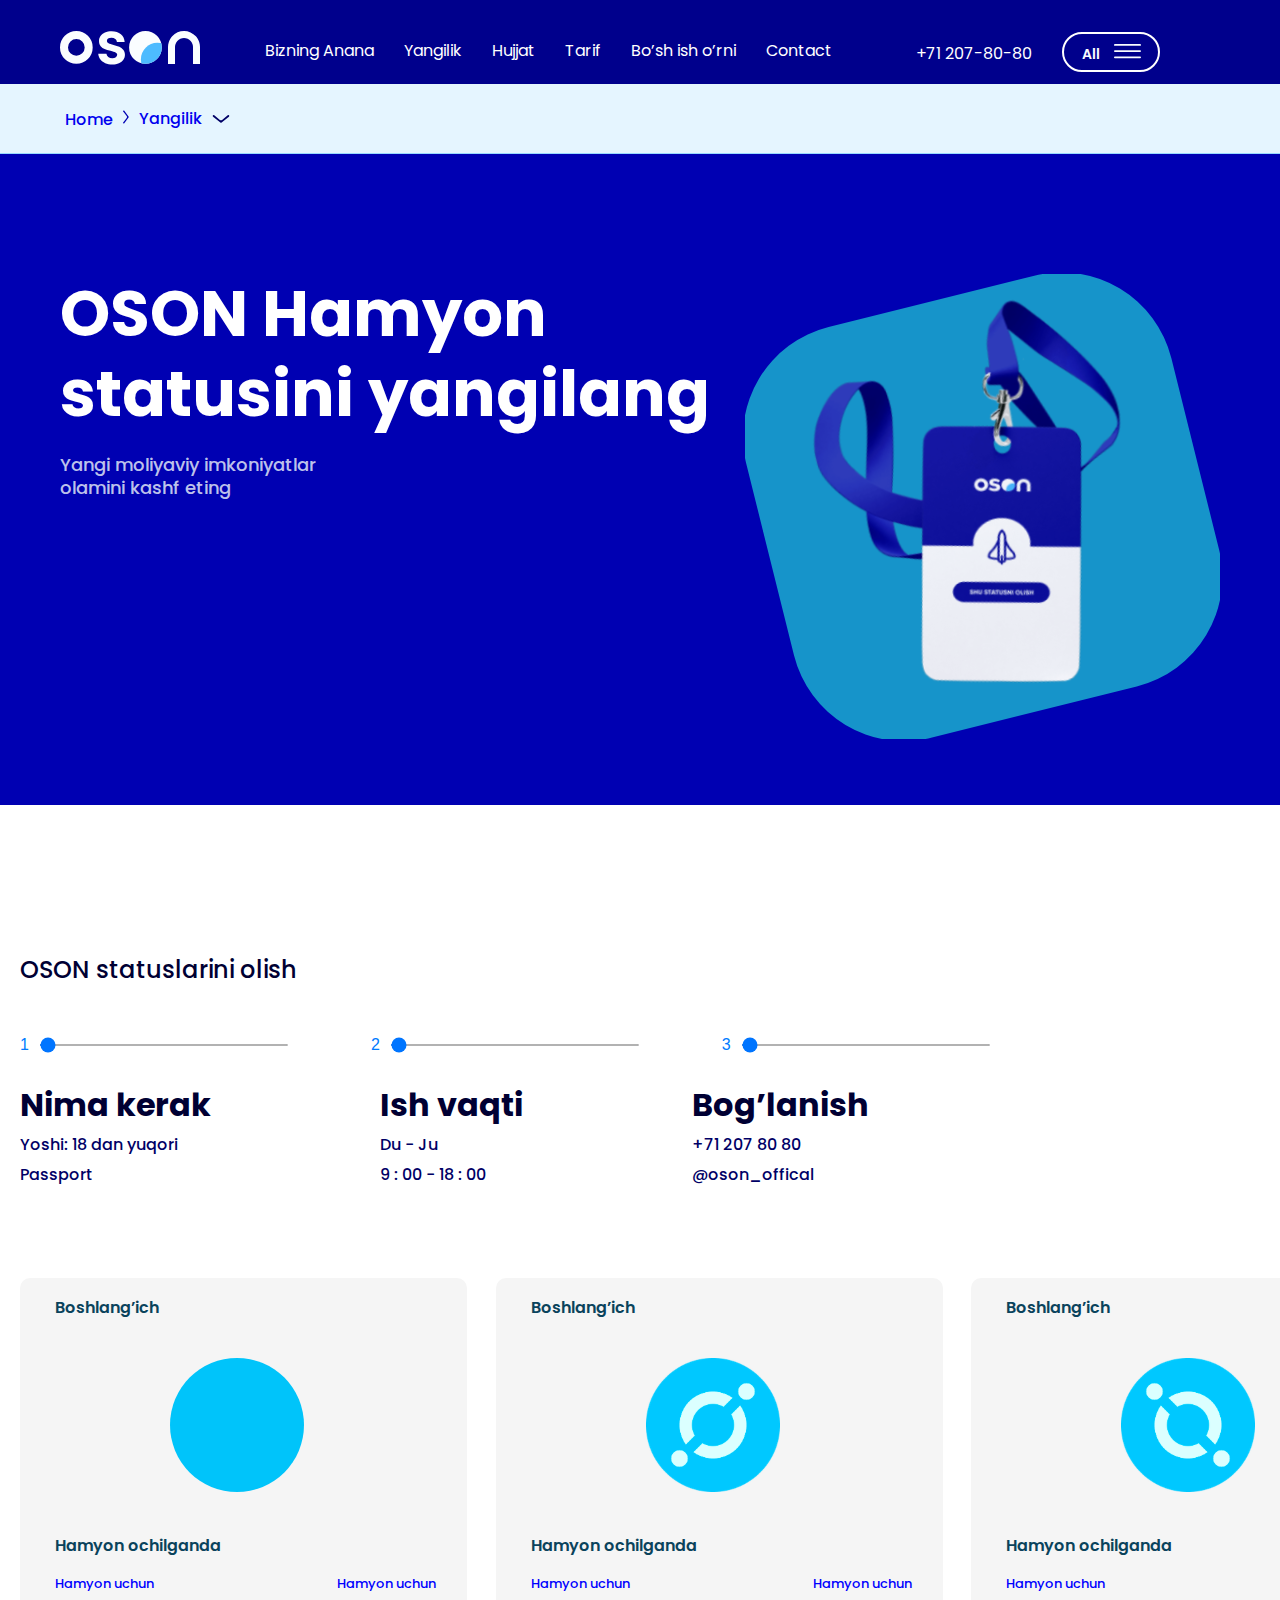
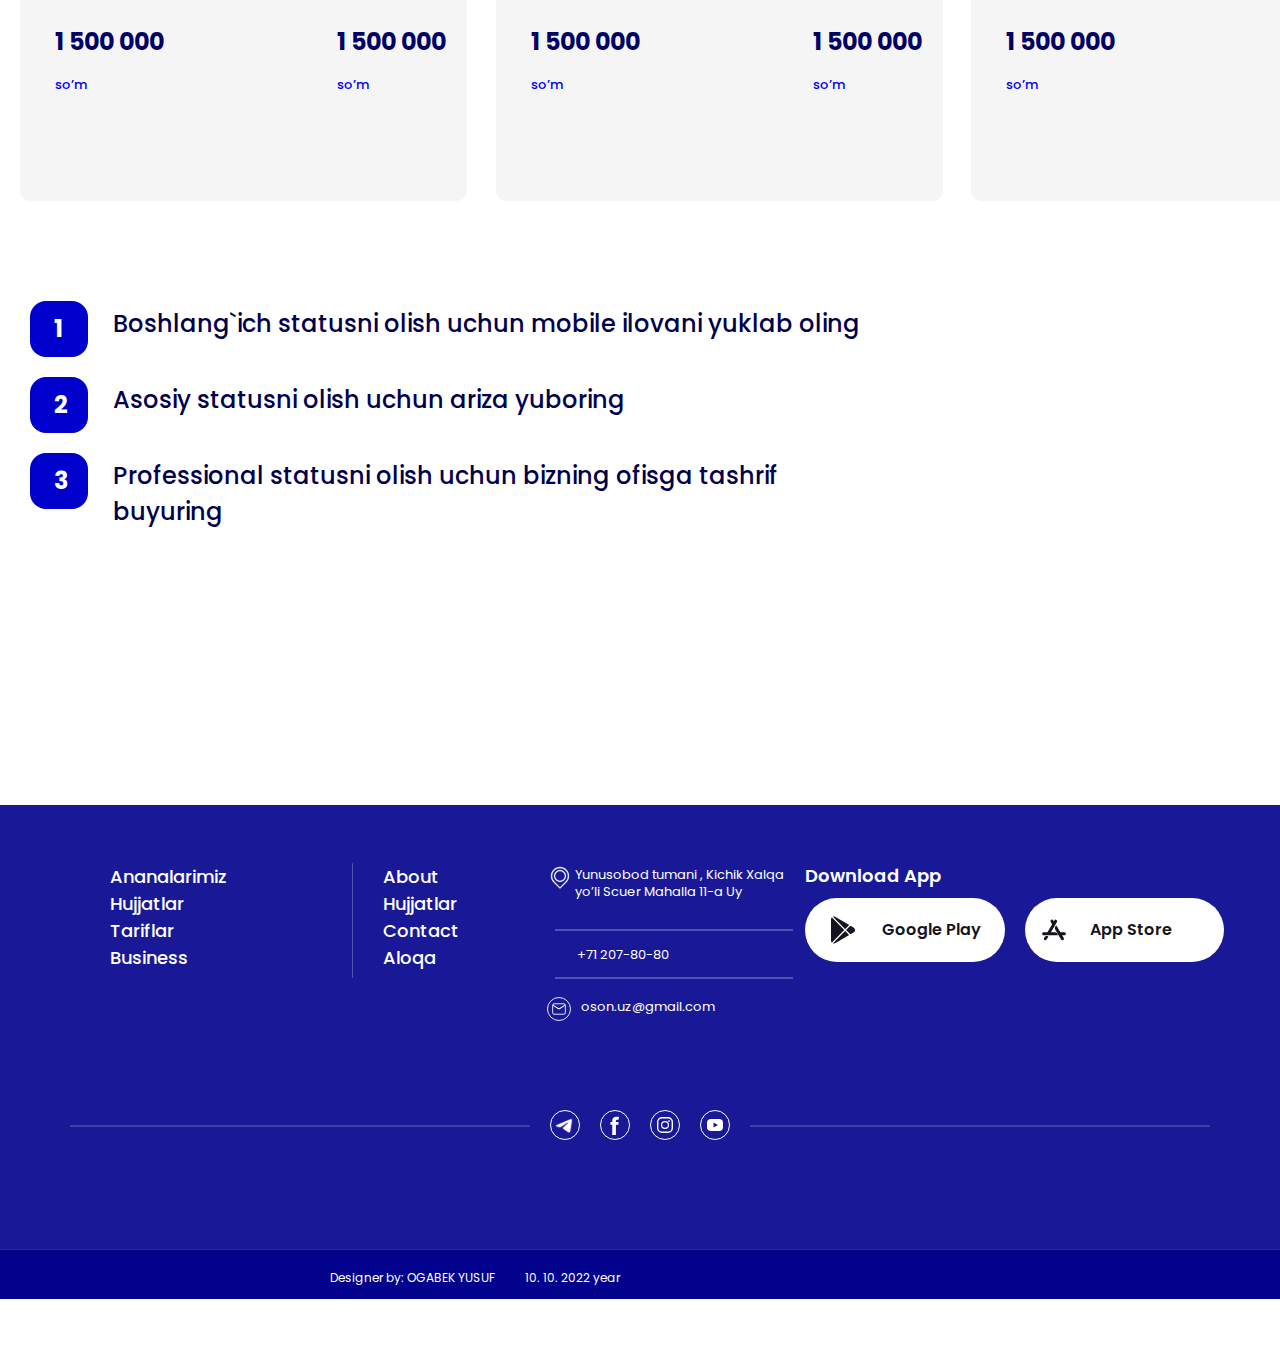
<file: about.html>
<!DOCTYPE html>
<html lang="en">
  <head>
    <meta charset="UTF-8" />
    <meta name="viewport" content="width=device-width, initial-scale=1.0" />
    <title>oson.uz</title>
    <link rel="stylesheet" href="style.css" />
    <link rel="preconnect" href="https://fonts.googleapis.com" />
    <link rel="preconnect" href="https://fonts.gstatic.com" crossorigin />
    <link rel="stylesheet" href="./index.html">
    <link
      href="https://fonts.googleapis.com/css2?family=Manrope:wght@200..800&family=Poppins:ital,wght@0,100;0,200;0,300;0,400;0,500;0,600;0,700;0,800;0,900;1,100;1,200;1,300;1,400;1,500;1,600;1,700;1,800;1,900&display=swap"
      rel="stylesheet"
    />
  </head>
  <body>
    <!--------- header --------->
    <header class="header-style2">
      <nav class="navbar container">
        <div class="nav-left">
          <img src="./images/icons/oson-logo.svg" alt="Oson logo" />
          <ul>
            <li><a href="./index.html">Bizning Anana</a></li>
            <li><a href="./about.html">Yangilik</a></li>
            <li><a href="#">Hujjat</a></li>
            <li><a href="./tariflar.html">Tarif</a></li>
            <li><a href="#">Bo’sh ish o’rni</a></li>
            <li><a href="#">Contact</a></li>
          </ul>
        </div>
        <div class="nav-right">
          <p><a href="#">+71 207-80-80</a></p>
          <button class="nav-btn-o1">
            <p>All</p>
            <img src="./images/icons/3-chiziq.svg" alt="icon" />
          </button>
        </div>
      </nav>
      <div class="yangilik">
        <div class="home-yangilik container">
          <p>
            <a href="./index.html">Home</a
            ><img src="./images/icons/arrow-right.svg" alt="arrow-right" />
          </p>
          <p>
            <a href="./services.html">Yangilik</a
            ><img src="./images/icons/arrow-down.svg" alt="arrow-down" />
          </p>
        </div>
      </div>
      <!-----Hero section------->
      <section class="hero-style2">
        <div class="hero-desktop container">
          <div class="hero-text">
            <h1>OSON Hamyon statusini yangilang</h1>
            <p>Yangi moliyaviy imkoniyatlar olamini kashf eting</p>
          </div>
          <div class="hero-img">
            <img src="./images/screen.svg" alt="screen" />
          </div>
        </div>
      </section>
    </header>
    <main class="main-style2">
      <section class="status">
        <div class="status-01">
          <h5>OSON statuslarini olish</h5>
        </div>
        <div class="status-02">
          <div class="slider-container">
            <span>1</span>
            <input type="range" min="1" max="100" value="1" class="slider" />
          </div>
          <div class="slider-container">
            <span>2</span>
            <input type="range" min="1" max="100" value="1" class="slider" />
          </div>
          <div class="slider-container">
            <span>3</span>
            <input type="range" min="1" max="100" value="1" class="slider" />
          </div>
        </div>
        <div class="status-03">
          <div class="status-must">
            <h3>Nima kerak</h3>
            <p>Yoshi: 18 dan yuqori</p>
            <p>Passport</p>
          </div>
          <div class="status-must">
            <h3>Ish vaqti</h3>
            <p>Du - Ju</p>
            <p>9 : 00 - 18 : 00</p>
          </div>
          <div class="status-must">
            <h3>Bog’lanish</h3>
            <p>+71 207 80 80</p>
            <p>@oson_offical</p>
          </div>
        </div>
        <div class="status-04">
          <div class="status-cards">
            <h5>Boshlang’ich</h5>
            <img src="./images/icons/Ellipse 1.svg" alt="" />
            <h5>Hamyon ochilganda</h5>
            <div class="status-card">
              <div class="card-low">
                <p>Hamyon uchun</p>
                <h4>1 500 000</h4><p>so’m</p>
              </div>
              <div class="card-low">
                <p>Hamyon uchun</p>
                <h4>1 500 000</h4><p>so’m</p>
              </div>
            </div>
          </div>
          <div class="status-cards">
            <h5>Boshlang’ich</h5>
            <img src="./images/icons/icon 2.svg" alt="" />
            <h5>Hamyon ochilganda</h5>
            <div class="status-card">
              <div class="card-low">
                <p>Hamyon uchun</p>
                <h4>1 500 000</h4><p>so’m</p>
              </div>
              <div class="card-low">
                <p>Hamyon uchun</p>
                <h4>1 500 000</h4><p>so’m</p>
              </div>
            </div>
          </div>
          <div class="status-cards">
            <h5>Boshlang’ich</h5>
            <img src="./images/icons/icon 3.svg" alt="" />
            <h5>Hamyon ochilganda</h5>
            <div class="status-card">
              <div class="card-low">
                <p>Hamyon uchun</p>
                <h4>1 500 000</h4><p>so’m</p>
              </div>
              <div class="card-low">
                <p>Hamyon uchun</p>
                <h4>1 500 000</h4> <p>so’m</p>
              </div>
            </div>
          </div>
        </div>
        <div class="status-05">
          <div class="status-end">
            <h3>1</h3>
            <h4>Boshlang`ich statusni olish uchun mobile ilovani yuklab oling</h4>
          </div>
          <div class="status-end">
            <h3>2</h3>
            <h4>Asosiy statusni olish uchun ariza yuboring</h4>
          </div>
          <div class="status-end">
            <h3>3</h3>
            <h4>Professional statusni olish uchun bizning ofisga tashrif buyuring</h4>
          </div>
        </div>
      </section>
    </main>
    <footer>
      <div class="footer-main-card container">
        <div class="footer-left">
          <div class="footer-left-a">
            <ul class="footer-left-1">
              <li><a href="#"></a>Ananalarimiz</li>
              <li><a href="#"></a>Hujjatlar</li>
              <li><a href="#"></a>Tariflar</li>
              <li><a href="#"></a>Business</li>
            </ul>
            
            <ul class="footer-left-2">
              <li><a href="#"></a>About</li>
              <li><a href="#"></a>Hujjatlar</li>
              <li><a href="#"></a>Contact</li>
              <li><a href="#"></a>Aloqa</li>
            </ul>
          </div>
          <div class="footer-left-02">
            <img src="./images/icons/location.svg" alt="location"><a href="#"><p>Yunusobod tumani , Kichik Xalqa yo’li Scuer Mahalla   11-a Uy</p></a></img>
            <hr>
            <h5><a href="#">+71  207-80-80</a></h5>
            <hr>
            <img src="./images/icons/message.svg" alt="message"><a href="#">oson.uz@gmail.com</a></img>
          </div>
        </div>
        <div class="footer-right">
          <h5>Download App</h5>
          <div class="btn-footer">
            <button class="footer-btn-01">
              <img src="./images/icons/google 1.svg" alt="google-play" />
              <p>Google Play</p>
            </button>
            <button class="footer-btn-01">
              <img src="./images/icons/app.svg" alt="app-store" />
              <p>App Store</p>
            </button>
          </div>
        </div>
      </div>
      <div class="footer-social container">
        <hr>
        <img src="./images/icons/telegram.svg" alt="telegram"><a href="#"></a></img>
        <img src="./images/icons/facebook.svg" alt="facebook"><a href="#"></a></img>
        <img src="./images/icons/instagram.svg" alt="instagram"><a href="#"></a></img>
        <img src="./images/icons/youtube.svg" alt="youtube"><a href="#"></a></img>
        <hr>
      </div>
    </footer>
    <div class="end">
      <h4>Designer by: OGABEK YUSUF</h4>
      <h4>10. 10. 2022 year</h4>
    </div>
  </body>
</html>
</file>
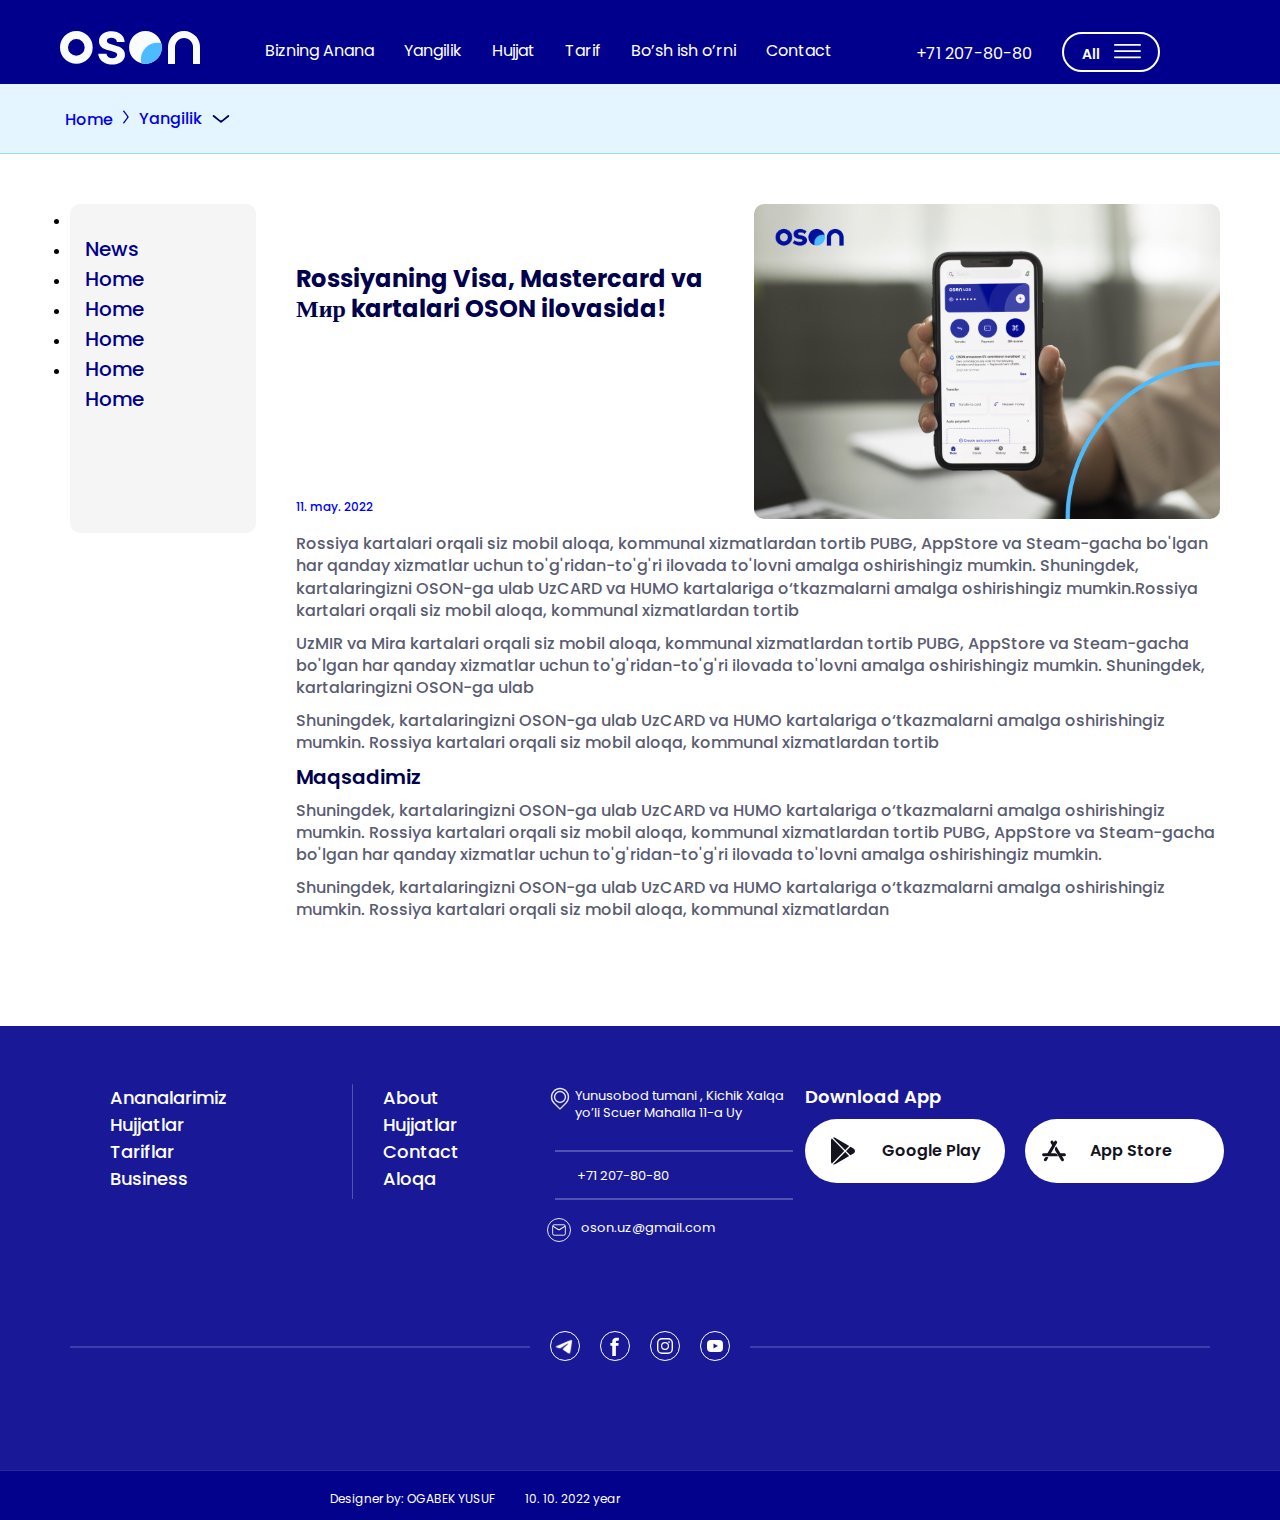
<file: blog.html>
<!DOCTYPE html>
<html lang="en">
  <head>
    <meta charset="UTF-8" />
    <meta name="viewport" content="width=device-width, initial-scale=1.0" />
    <title>oson.uz</title>
    <link rel="stylesheet" href="style.css" />
    <link rel="preconnect" href="https://fonts.googleapis.com" />
    <link rel="preconnect" href="https://fonts.gstatic.com" crossorigin />
    <link rel="stylesheet" href="./index.html" />
    <link
      href="https://fonts.googleapis.com/css2?family=Manrope:wght@200..800&family=Poppins:ital,wght@0,100;0,200;0,300;0,400;0,500;0,600;0,700;0,800;0,900;1,100;1,200;1,300;1,400;1,500;1,600;1,700;1,800;1,900&display=swap"
      rel="stylesheet"
    />
  </head>
  <body>
    <!--------- header --------->
    <header class="header-style3">
      <nav class="navbar container">
        <div class="nav-left">
          <img src="./images/icons/oson-logo.svg" alt="Oson logo" />
          <ul>
            <li><a href="./index.html">Bizning Anana</a></li>
            <li><a href="./about.html">Yangilik</a></li>
            <li><a href="#">Hujjat</a></li>
            <li><a href="./tariflar.html">Tarif</a></li>
            <li><a href="#">Bo’sh ish o’rni</a></li>
            <li><a href="./contact.html">Contact</a></li>
          </ul>
        </div>
        <div class="nav-right">
          <p><a href="#">+71 207-80-80</a></p>
          <button class="nav-btn-o1">
            <p>All</p>
            <img src="./images/icons/3-chiziq.svg" alt="icon" />
          </button>
        </div>
      </nav>
      <div class="yangilik">
        <div class="home-yangilik container">
          <p>
            <a href="./index.html">Home</a
            ><img src="./images/icons/arrow-right.svg" alt="arrow-right" />
          </p>
          <p>
            <a href="#">Yangilik</a
            ><img src="./images/icons/arrow-down.svg" alt="arrow-down" />
          </p>
        </div>
      </div>

      <main class="main-style4 container">
        <div class="blog-main">
            <div class="blog-left">
                <ul>
                    <li><a href="#">News</a></li>
                    <li><a href="#">Home</a></li>
                    <li><a href="#">Home</a></li>
                    <li><a href="#">Home</a></li>
                    <li><a href="#">Home</a></li>
                    <li><a href="#">Home</a></li>
                </ul>
            </div>
            <div class="blog-right">
                <div class="blog-right-top">
                    <div class="blog-right-top1">
                        <h3>Rossiyaning Visa, Mastercard va Мир kartalari OSON ilovasida!
                        </h3>
                        <p>11. may. 2022</p>
                    </div>
                    <div class="blog-right-top2">
                        <img src="./images/blog-photo.svg" alt="">
                    </div>
                </div>
                <div class="blog-right-bottom">
                    <p>Rossiya kartalari orqali siz mobil aloqa, kommunal xizmatlardan tortib PUBG, AppStore va Steam-gacha bo'lgan har qanday xizmatlar uchun to'g'ridan-to'g'ri ilovada to'lovni amalga oshirishingiz mumkin. Shuningdek, kartalaringizni OSON-ga ulab UzCARD va HUMO kartalariga o‘tkazmalarni amalga oshirishingiz mumkin.Rossiya kartalari orqali siz mobil aloqa, kommunal xizmatlardan tortib </p>
                    <p>UzMIR va Mira kartalari orqali siz mobil aloqa, kommunal xizmatlardan tortib PUBG, AppStore va Steam-gacha bo'lgan har qanday xizmatlar uchun to'g'ridan-to'g'ri ilovada to'lovni amalga oshirishingiz mumkin. Shuningdek, kartalaringizni OSON-ga ulab  </p>
                    <p>Shuningdek, kartalaringizni OSON-ga ulab UzCARD va HUMO kartalariga o‘tkazmalarni amalga oshirishingiz mumkin. Rossiya kartalari orqali siz mobil aloqa, kommunal xizmatlardan tortib </p>
                    <h3>Maqsadimiz</h3>
                    <p>Shuningdek, kartalaringizni OSON-ga ulab UzCARD va HUMO kartalariga o‘tkazmalarni amalga oshirishingiz mumkin. Rossiya kartalari orqali siz mobil aloqa, kommunal xizmatlardan tortib PUBG, AppStore va Steam-gacha bo'lgan har qanday xizmatlar uchun to'g'ridan-to'g'ri ilovada to'lovni amalga oshirishingiz mumkin.</p>
                    <p>Shuningdek, kartalaringizni OSON-ga ulab UzCARD va HUMO kartalariga o‘tkazmalarni amalga oshirishingiz mumkin. Rossiya kartalari orqali siz mobil aloqa, kommunal xizmatlardan</p>

                </div>
            </div>
        </div>
      </main>

      <footer>
        <div class="footer-main-card container">
          <div class="footer-left">
            <div class="footer-left-a">
              <ul class="footer-left-1">
                <li><a href="#"></a>Ananalarimiz</li>
                <li><a href="#"></a>Hujjatlar</li>
                <li><a href="#"></a>Tariflar</li>
                <li><a href="#"></a>Business</li>
              </ul>
              
              <ul class="footer-left-2">
                <li><a href="#"></a>About</li>
                <li><a href="#"></a>Hujjatlar</li>
                <li><a href="#"></a>Contact</li>
                <li><a href="#"></a>Aloqa</li>
              </ul>
            </div>
            <div class="footer-left-02">
              <img src="./images/icons/location.svg" alt="location"><a href="#"><p>Yunusobod tumani , Kichik Xalqa yo’li Scuer Mahalla   11-a Uy</p></a></img>
              <hr>
              <h5><a href="#">+71  207-80-80</a></h5>
              <hr>
              <img src="./images/icons/message.svg" alt="message"><a href="#">oson.uz@gmail.com</a></img>
            </div>
          </div>
          <div class="footer-right">
            <h5>Download App</h5>
            <div class="btn-footer">
              <button class="footer-btn-01">
                <img src="./images/icons/google 1.svg" alt="google-play" />
                <p>Google Play</p>
              </button>
              <button class="footer-btn-01">
                <img src="./images/icons/app.svg" alt="app-store" />
                <p>App Store</p>
              </button>
            </div>
          </div>
        </div>
        <div class="footer-social container">
          <hr>
          <img src="./images/icons/telegram.svg" alt="telegram"><a href="#"></a></img>
          <img src="./images/icons/facebook.svg" alt="facebook"><a href="#"></a></img>
          <img src="./images/icons/instagram.svg" alt="instagram"><a href="#"></a></img>
          <img src="./images/icons/youtube.svg" alt="youtube"><a href="#"></a></img>
          <hr>
        </div>
      </footer>
      <div class="end">
        <h4>Designer by: OGABEK YUSUF</h4>
        <h4>10. 10. 2022 year</h4>
      </div>
    </body>
  </html>
</file>
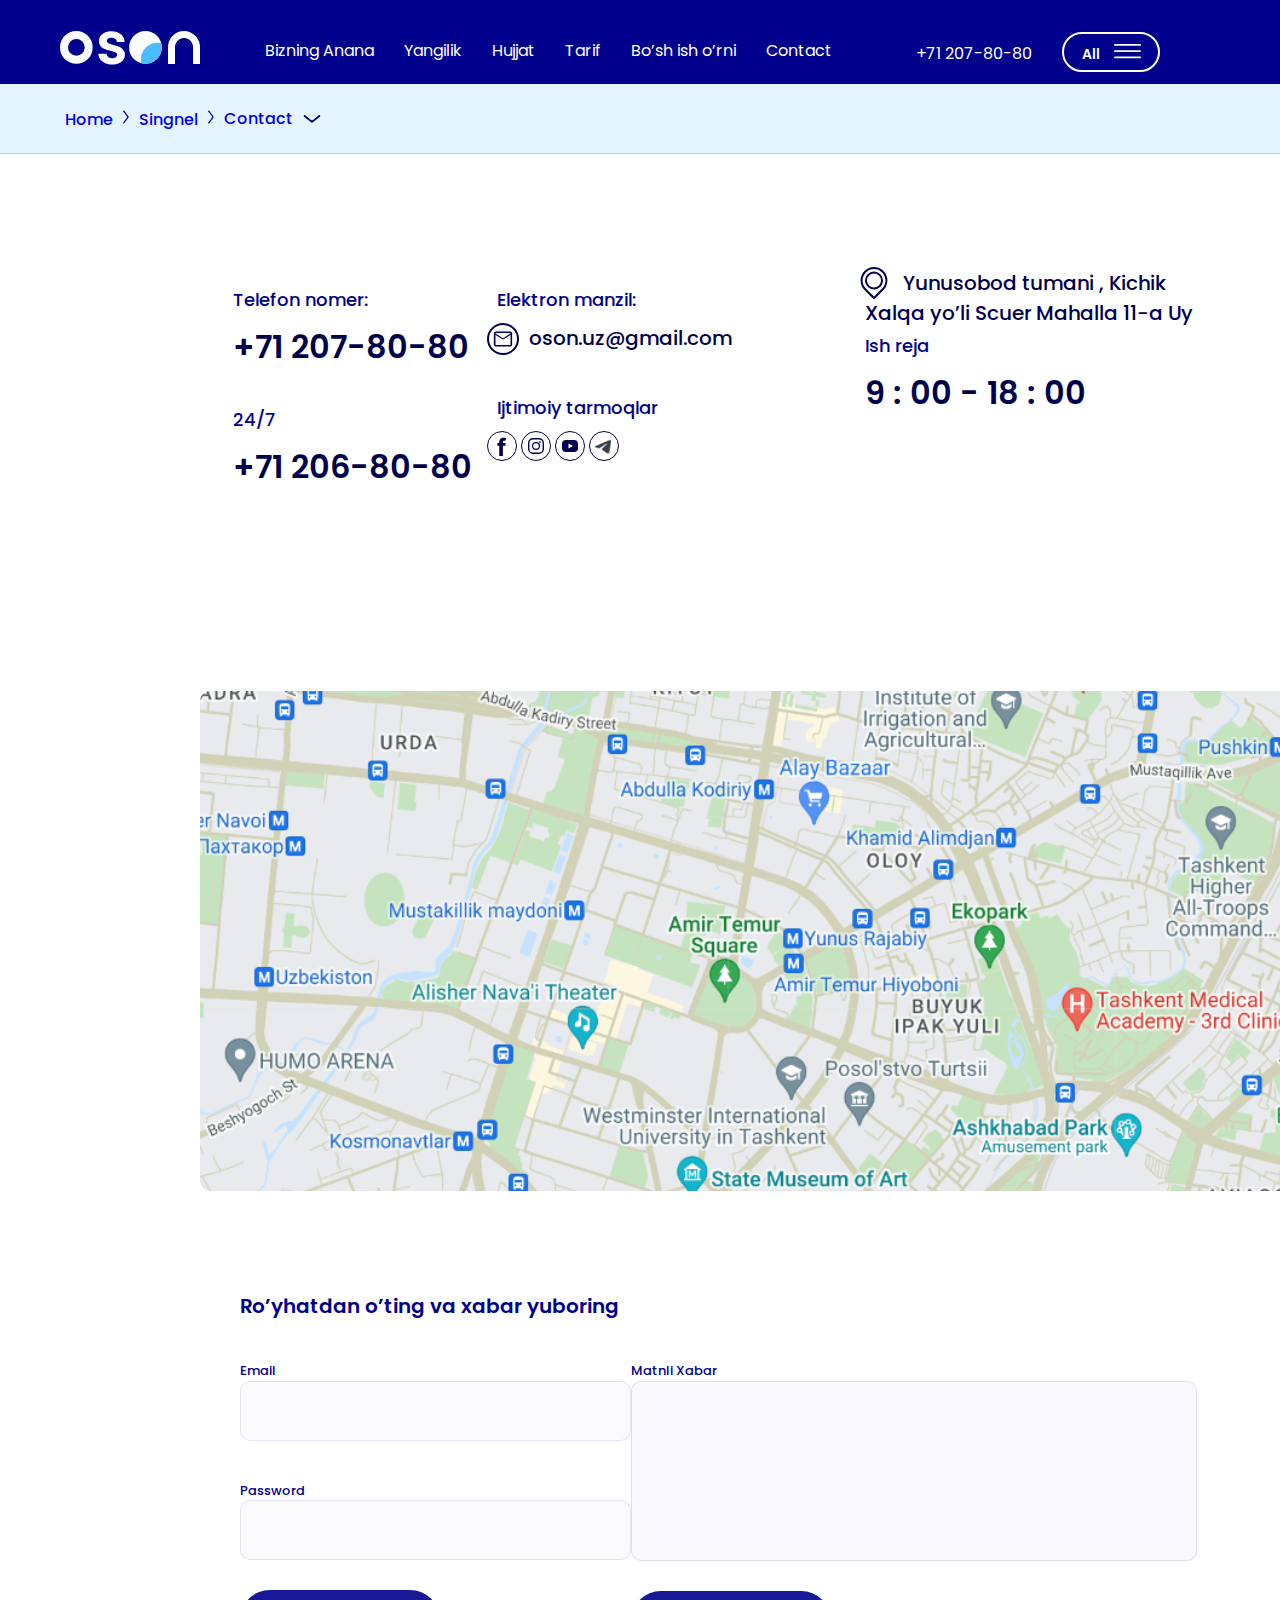
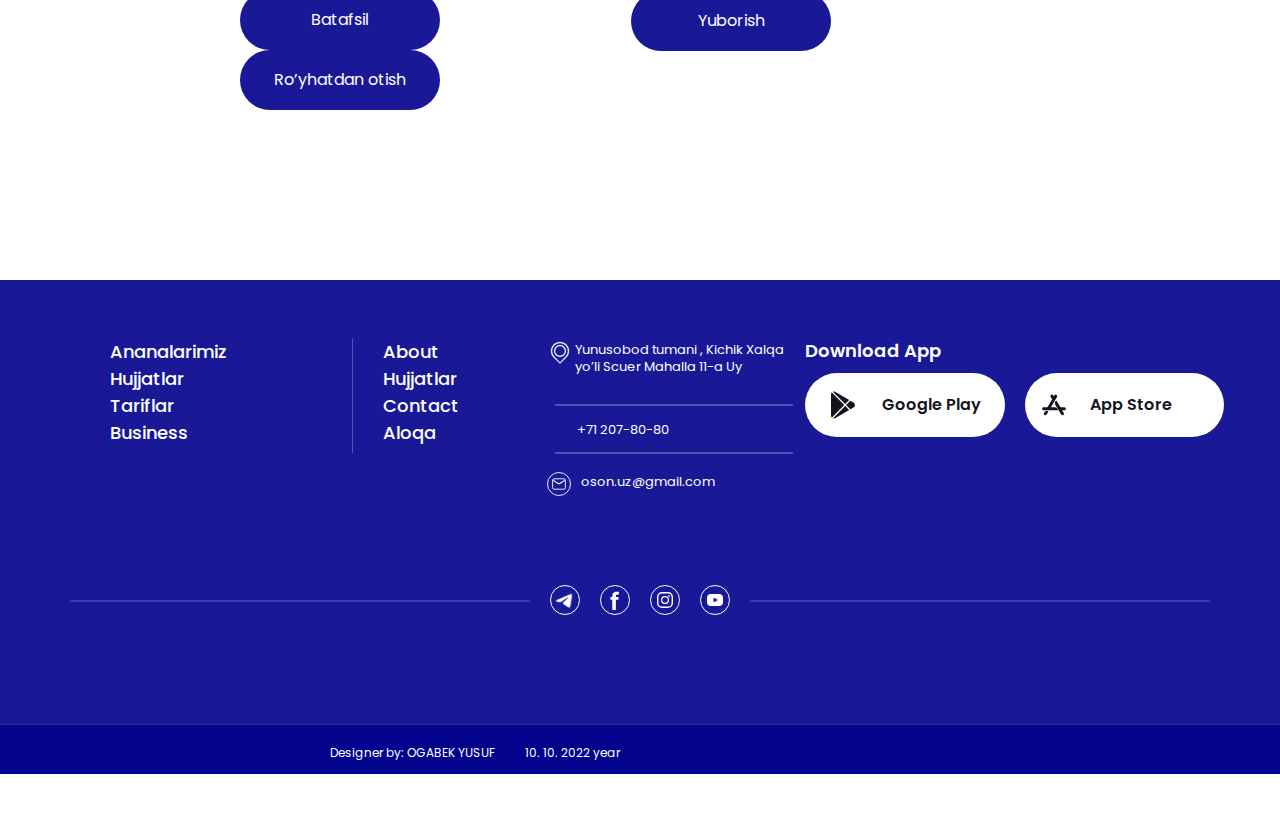
<file: contact.html>
<!DOCTYPE html>
<html lang="en">
  <head>
    <meta charset="UTF-8" />
    <meta name="viewport" content="width=device-width, initial-scale=1.0" />
    <title>oson.uz</title>
    <link rel="stylesheet" href="style.css" />
    <link rel="preconnect" href="https://fonts.googleapis.com" />
    <link rel="preconnect" href="https://fonts.gstatic.com" crossorigin />
    <link rel="stylesheet" href="./index.html" />
    <link
      href="https://fonts.googleapis.com/css2?family=Manrope:wght@200..800&family=Poppins:ital,wght@0,100;0,200;0,300;0,400;0,500;0,600;0,700;0,800;0,900;1,100;1,200;1,300;1,400;1,500;1,600;1,700;1,800;1,900&display=swap"
      rel="stylesheet"
    />
  </head>
  <body>
    <!--------- header --------->
    <header class="header-style3">
      <nav class="navbar container">
        <div class="nav-left">
          <img src="./images/icons/oson-logo.svg" alt="Oson logo" />
          <ul>
            <li><a href="./index.html">Bizning Anana</a></li>
            <li><a href="./about.html">Yangilik</a></li>
            <li><a href="#">Hujjat</a></li>
            <li><a href="./tariflar.html">Tarif</a></li>
            <li><a href="#">Bo’sh ish o’rni</a></li>
            <li><a href="./contact.html">Contact</a></li>
          </ul>
        </div>
        <div class="nav-right">
          <p><a href="#">+71 207-80-80</a></p>
          <button class="nav-btn-o1">
            <p>All</p>
            <img src="./images/icons/3-chiziq.svg" alt="icon" />
          </button>
        </div>
      </nav>
      <div class="yangilik">
        <div class="home-yangilik container">
          <p>
            <a href="./index.html">Home</a
            ><img src="./images/icons/arrow-right.svg" alt="arrow-right" />
          </p>
          <p>
            <a href="./index.html">Singnel</a
            ><img src="./images/icons/arrow-right.svg" alt="arrow-right" />
          </p>
          <p>
            <a href="#">Contact</a
            ><img src="./images/icons/arrow-down.svg" alt="arrow-down" />
          </p>
        </div>
      </div>
    </header>
    <main>
        <section class="contact">
            <div class="contact-text container">
                <div class="contact-text1">
                    <p>Telefon nomer:</p>
                    <h5>+71  207-80-80</h5>
                    <p>24/7</p>
                    <h5>+71  206-80-80</h5>
                </div>
                <div class="contact-text2">
                    <p>Elektron manzil:</p>
                    <h6><img src="./images/icons/contact-message.svg" alt="">oson.uz@gmail.com</h6>
                    <p>Ijtimoiy tarmoqlar</p>
                    <img src="./images/icons/contact-facebook.svg" alt="facebook">
                    <img src="./images/icons/contact-instagram.svg" alt="instagram">
                    <img src="./images/icons/contact-youtube.svg" alt="youtube">
                    <img src="./images/icons/contact-telegram.svg" alt="telegram">
                </div>
                <div class="contact-text3">
                    <h6><img src="./images/icons/contact-location.svg" alt="location">Yunusobod tumani , Kichik Xalqa yo’li Scuer Mahalla   11-a Uy</h6>
                    <p>Ish reja</p>
                    <h5>9 : 00  -  18 : 00</h5>
                </div>
            </div>
       

        <div class="contact-img">
            <img src="./images/icons/contact-img.svg" alt="img">
        </div>

        <div class="contact-btn container">
            <div class="contact-title">
                Ro’yhatdan o’ting va xabar yuboring
            </div>
            <div class="contact-title-btn">
                <div class="contact-btn-input">
                    <p>Email</p>
                    <input type="text">
                    <p>Password</p>
                    <input type="text">
                    <button><a href="#">Batafsil</a></button>
                    <button><a href="#">Ro’yhatdan otish</a></button>
                </div>
                <div class="contact-btn-form">
                    <p>Matnli Xabar</p>
                    <input type="text">
                    <button><a href="#">Yuborish</a></button>
                </div>
            </div>
        </div>
    </section>
    </main>
    <footer>
        <div class="footer-main-card container">
          <div class="footer-left">
            <div class="footer-left-a">
              <ul class="footer-left-1">
                <li><a href="./index.html"></a>Ananalarimiz</li>
                <li><a href="#"></a>Hujjatlar</li>
                <li><a href="./tariflar.html"></a>Tariflar</li>
                <li><a href="#"></a>Business</li>
              </ul>
              
              <ul class="footer-left-2">
                <li><a href="#"></a>About</li>
                <li><a href="#"></a>Hujjatlar</li>
                <li><a href="./contact.html"></a>Contact</li>
                <li><a href="#"></a>Aloqa</li>
              </ul>
            </div>
            <div class="footer-left-02">
              <img src="./images/icons/location.svg" alt="location"><a href="#"><p>Yunusobod tumani , Kichik Xalqa yo’li Scuer Mahalla   11-a Uy</p></a></img>
              <hr>
              <h5><a href="#">+71  207-80-80</a></h5>
              <hr>
              <img src="./images/icons/message.svg" alt="message"><a href="#">oson.uz@gmail.com</a></img>
            </div>
          </div>
          <div class="footer-right">
            <h5>Download App</h5>
            <div class="btn-footer">
              <button class="footer-btn-01">
                <img src="./images/icons/google 1.svg" alt="google-play" />
                <p>Google Play</p>
              </button>
              <button class="footer-btn-01">
                <img src="./images/icons/app.svg" alt="app-store" />
                <p>App Store</p>
              </button>
            </div>
          </div>
        </div>
        <div class="footer-social container">
          <hr>
          <img src="./images/icons/telegram.svg" alt="telegram"><a href="#"></a></img>
          <img src="./images/icons/facebook.svg" alt="facebook"><a href="#"></a></img>
          <img src="./images/icons/instagram.svg" alt="instagram"><a href="#"></a></img>
          <img src="./images/icons/youtube.svg" alt="youtube"><a href="#"></a></img>
          <hr>
        </div>
      </footer>
      <div class="end">
        <h4>Designer by: OGABEK YUSUF</h4>
        <h4>10. 10. 2022 year</h4>
      </div>
  
  </body>
</html>
</file>
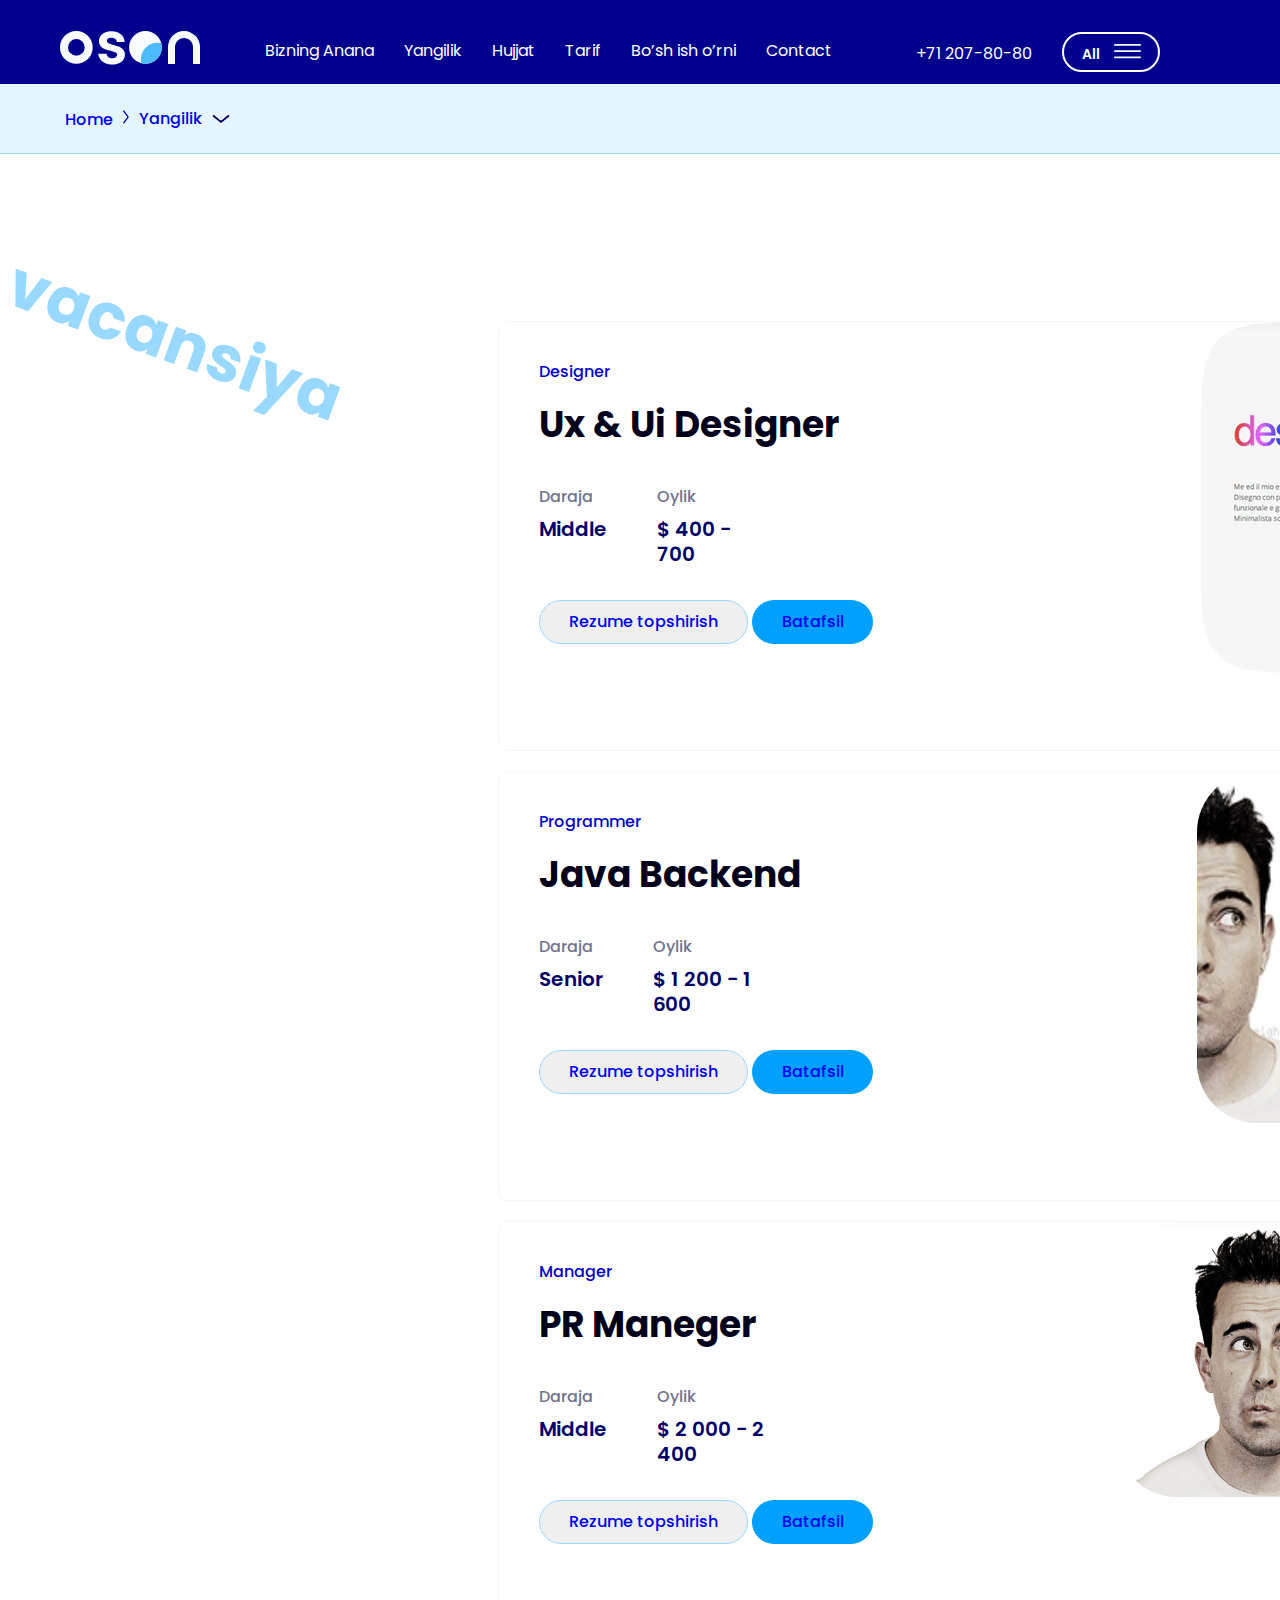
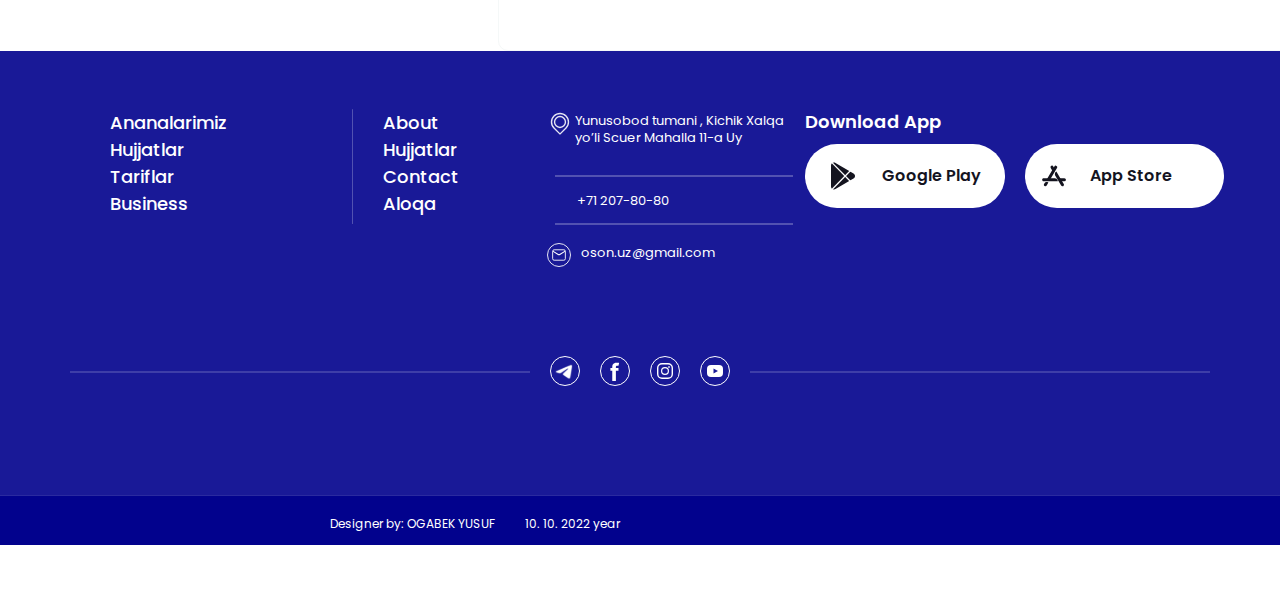
<file: portfolio.html>
<!DOCTYPE html>
<html lang="en">
  <head>
    <meta charset="UTF-8" />
    <meta name="viewport" content="width=device-width, initial-scale=1.0" />
    <title>oson.uz</title>
    <link rel="stylesheet" href="style.css" />
    <link rel="preconnect" href="https://fonts.googleapis.com" />
    <link rel="preconnect" href="https://fonts.gstatic.com" crossorigin />
    <link rel="stylesheet" href="./index.html" />
    <link
      href="https://fonts.googleapis.com/css2?family=Manrope:wght@200..800&family=Poppins:ital,wght@0,100;0,200;0,300;0,400;0,500;0,600;0,700;0,800;0,900;1,100;1,200;1,300;1,400;1,500;1,600;1,700;1,800;1,900&display=swap"
      rel="stylesheet"
    />
  </head>
  <body>
    <!--------- header --------->
    <header class="header-style3">
      <nav class="navbar container">
        <div class="nav-left">
          <img src="./images/icons/oson-logo.svg" alt="Oson logo" />
          <ul>
            <li><a href="./index.html">Bizning Anana</a></li>
            <li><a href="./about.html">Yangilik</a></li>
            <li><a href="#">Hujjat</a></li>
            <li><a href="./tariflar.html">Tarif</a></li>
            <li><a href="#">Bo’sh ish o’rni</a></li>
            <li><a href="./contact.html">Contact</a></li>
          </ul>
        </div>
        <div class="nav-right">
          <p><a href="#">+71 207-80-80</a></p>
          <button class="nav-btn-o1">
            <p>All</p>
            <img src="./images/icons/3-chiziq.svg" alt="icon" />
          </button>
        </div>
      </nav>
      <div class="yangilik">
        <div class="home-yangilik container">
          <p>
            <a href="./index.html">Home</a
            ><img src="./images/icons/arrow-right.svg" alt="arrow-right" />
          </p>
          <p>
            <a href="#">Yangilik</a
            ><img src="./images/icons/arrow-down.svg" alt="arrow-down" />
          </p>
        </div>
      </div>
    </header>
    <main>
        <section class="portfolio">
            <h3>vacansiya</h3>
            <div class="portfolio-cards">
                <div class="portfolio-card">
                    <div class="portfolio-card-text">
                        <div class="portfolio-card-top">
                            <p>Designer</p>
                            <h2>Ux & Ui Designer</h2>
                        </div>
                        <div class="portfolio-card-bottom">
                            <div class="bottom1">
                                <p>Daraja</p>
                                <h6>Middle</h6>
                            </div>
                            <div class="bottom2">
                                <p>Oylik</p>
                                <h6>$ 400 - 700</h6>
                            </div>
                        </div>
                        <div class="portfolio-card-btn">
                            <button class="portfolio-btn1"><a href="#">Rezume topshirish</a></button>
                            <button class="portfolio-btn2"><a href="#">Batafsil</a></button>
                        </div>
                    </div>
                    <div class="portfolio-card-img">
                        <img src="./images/portfolio1.svg" alt="portfolio1">
                    </div>
                </div>

                <div class="portfolio-card">
                    <div class="portfolio-card-text">
                        <div class="portfolio-card-top">
                            <p>Programmer</p>
                            <h2>Java Backend</h2>
                        </div>
                        <div class="portfolio-card-bottom">
                            <div class="bottom1">
                                <p>Daraja</p>
                                <h6>Senior</h6>
                            </div>
                            <div class="bottom2">
                                <p>Oylik</p>
                                <h6>$ 1 200 - 1 600</h6>
                            </div>
                        </div>
                        <div class="portfolio-card-btn">
                            <button class="portfolio-btn1"><a href="#">Rezume topshirish</a></button>
                            <button class="portfolio-btn2"><a href="#">Batafsil</a></button>
                        </div>
                    </div>
                    <div class="portfolio-card-img">
                        <img src="./images/portfolio2.svg" alt="portfolio1">
                    </div>
                </div>


                <div class="portfolio-card">
                    <div class="portfolio-card-text">
                        <div class="portfolio-card-top">
                            <p>Manager</p>
                            <h2>PR Maneger</h2>
                        </div>
                        <div class="portfolio-card-bottom">
                            <div class="bottom1">
                                <p>Daraja</p>
                                <h6>Middle</h6>
                            </div>
                            <div class="bottom2">
                                <p>Oylik</p>
                                <h6>$ 2 000 - 2 400</h6>
                            </div>
                        </div>
                        <div class="portfolio-card-btn">
                            <button class="portfolio-btn1"><a href="#">Rezume topshirish</a></button>
                            <button class="portfolio-btn2"><a href="#">Batafsil</a></button>
                        </div>
                    </div>
                    <div class="portfolio-card-img">
                        <img src="./images/portfolio3.svg" alt="portfolio1">
                    </div>
                </div>
            </div>
        </section>
    </main>
    <footer>
        <div class="footer-main-card container">
          <div class="footer-left">
            <div class="footer-left-a">
              <ul class="footer-left-1">
                <li><a href="./index.html"></a>Ananalarimiz</li>
                <li><a href="#"></a>Hujjatlar</li>
                <li><a href="./tariflar.html"></a>Tariflar</li>
                <li><a href="#"></a>Business</li>
              </ul>
              
              <ul class="footer-left-2">
                <li><a href="#"></a>About</li>
                <li><a href="#"></a>Hujjatlar</li>
                <li><a href="./contact.html"></a>Contact</li>
                <li><a href="#"></a>Aloqa</li>
              </ul>
            </div>
            <div class="footer-left-02">
              <img src="./images/icons/location.svg" alt="location"><a href="#"><p>Yunusobod tumani , Kichik Xalqa yo’li Scuer Mahalla   11-a Uy</p></a></img>
              <hr>
              <h5><a href="#">+71  207-80-80</a></h5>
              <hr>
              <img src="./images/icons/message.svg" alt="message"><a href="#">oson.uz@gmail.com</a></img>
            </div>
          </div>
          <div class="footer-right">
            <h5>Download App</h5>
            <div class="btn-footer">
              <button class="footer-btn-01">
                <img src="./images/icons/google 1.svg" alt="google-play" />
                <p>Google Play</p>
              </button>
              <button class="footer-btn-01">
                <img src="./images/icons/app.svg" alt="app-store" />
                <p>App Store</p>
              </button>
            </div>
          </div>
        </div>
        <div class="footer-social container">
          <hr>
          <img src="./images/icons/telegram.svg" alt="telegram"><a href="#"></a></img>
          <img src="./images/icons/facebook.svg" alt="facebook"><a href="#"></a></img>
          <img src="./images/icons/instagram.svg" alt="instagram"><a href="#"></a></img>
          <img src="./images/icons/youtube.svg" alt="youtube"><a href="#"></a></img>
          <hr>
        </div>
      </footer>
      <div class="end">
        <h4>Designer by: OGABEK YUSUF</h4>
        <h4>10. 10. 2022 year</h4>
      </div>
  
  </body>
</html>
</file>
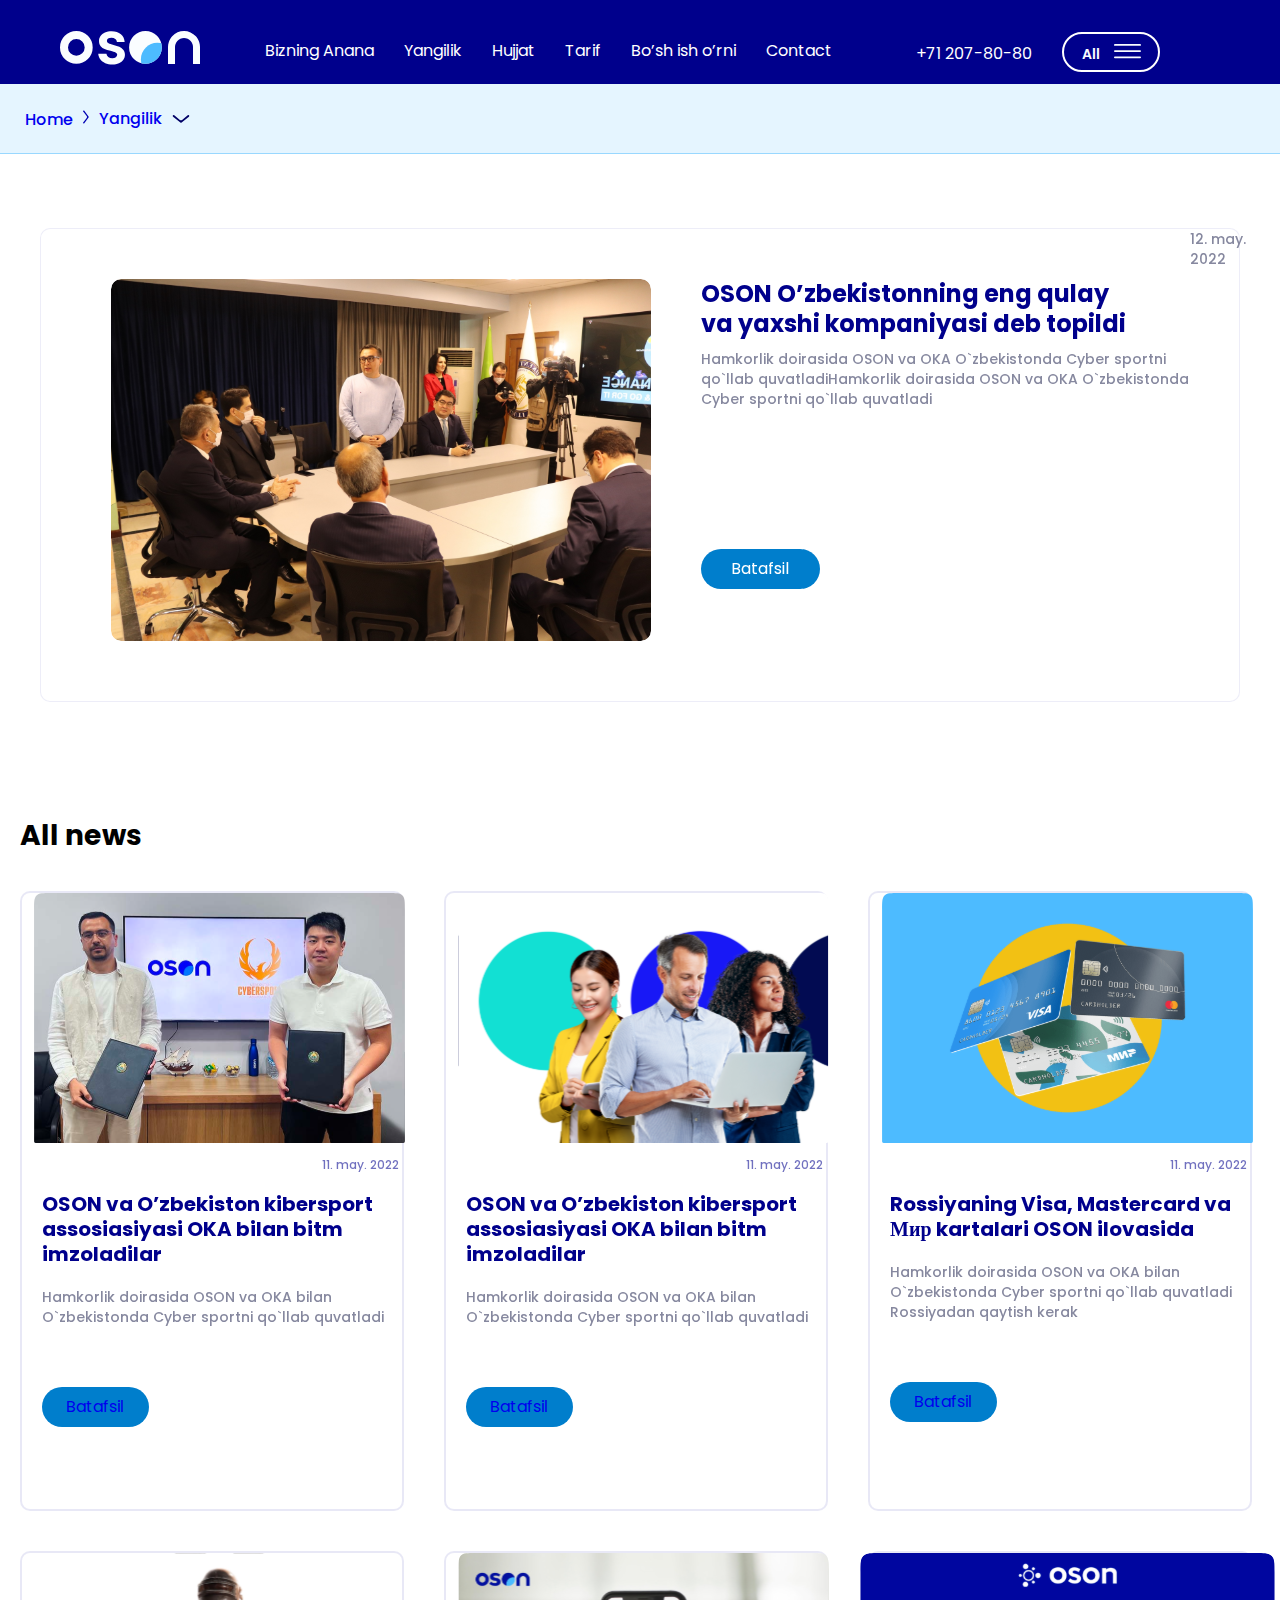
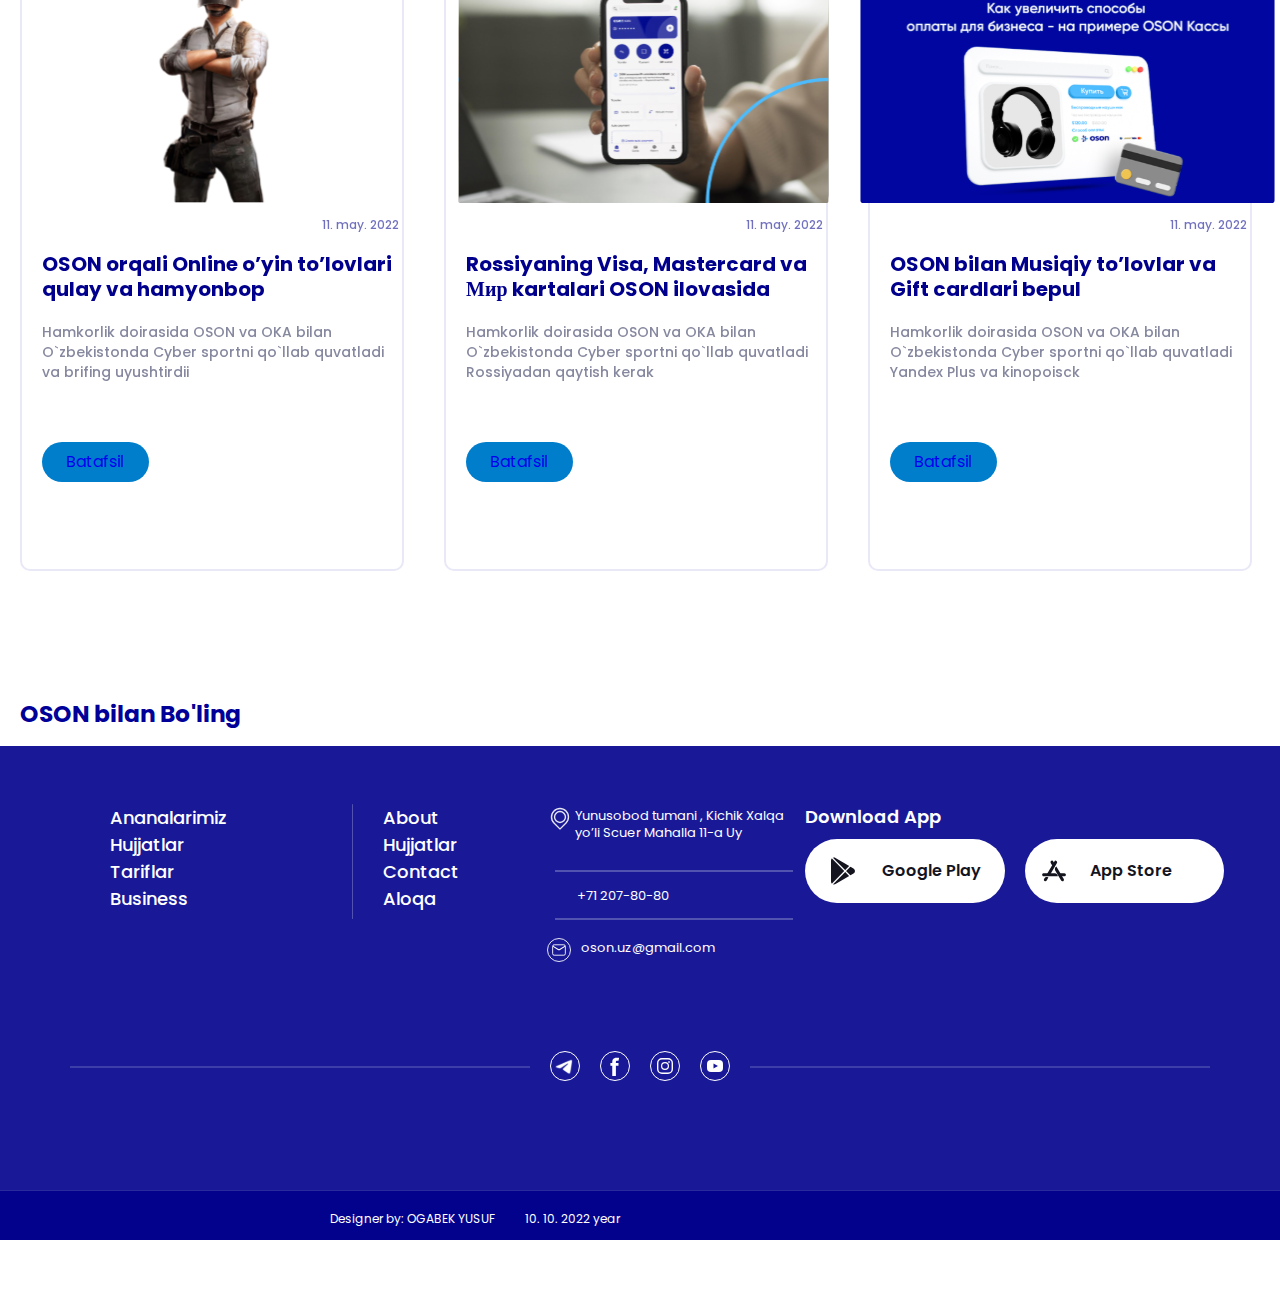
<file: services.html>
<!DOCTYPE html>
<html lang="en">
  <head>
    <meta charset="UTF-8" />
    <meta name="viewport" content="width=device-width, initial-scale=1.0" />
    <title>oson.uz</title>
    <link rel="stylesheet" href="style.css" />
    <link rel="preconnect" href="https://fonts.googleapis.com" />
    <link rel="preconnect" href="https://fonts.gstatic.com" crossorigin />
    <link rel="stylesheet" href="./index.html" />
    <link
      href="https://fonts.googleapis.com/css2?family=Manrope:wght@200..800&family=Poppins:ital,wght@0,100;0,200;0,300;0,400;0,500;0,600;0,700;0,800;0,900;1,100;1,200;1,300;1,400;1,500;1,600;1,700;1,800;1,900&display=swap"
      rel="stylesheet"
    />
  </head>
  <body>
    <!--------- header --------->
    <header class="header-style3">
      <nav class="navbar container">
        <div class="nav-left">
          <img src="./images/icons/oson-logo.svg" alt="Oson logo" />
          <ul>
            <li><a href="./index.html">Bizning Anana</a></li>
            <li><a href="./about.html">Yangilik</a></li>
            <li><a href="#">Hujjat</a></li>
            <li><a href="./tariflar.html">Tarif</a></li>
            <li><a href="#">Bo’sh ish o’rni</a></li>
            <li><a href="./contact.html">Contact</a></li>
          </ul>
        </div>
        <div class="nav-right">
          <p><a href="#">+71 207-80-80</a></p>
          <button class="nav-btn-o1">
            <p>All</p>
            <img src="./images/icons/3-chiziq.svg" alt="icon" />
          </button>
        </div>
      </nav>
      <div class="yangilik">
        <div class="home-yangilik">
          <p>
            <a href="./index.html">Home</a
            ><img src="./images/icons/arrow-right.svg" alt="arrow-right" />
          </p>
          <p>
            <a href="./blog.html">Yangilik</a
            ><img src="./images/icons/arrow-down.svg" alt="arrow-down" />
          </p>
        </div>
      </div>
      <section class="oson-news">
        <div class="oson-news-main container">
          <div class="oson-news-img">
            <img src="./images/oson-news-photo.svg" alt="oson news" />
          </div>
          <div class="oson-news-text1">
            <h2>
              OSON O’zbekistonning eng qulay va yaxshi kompaniyasi deb topildi
            </h2>
            <p>
              Hamkorlik doirasida OSON va OKA O`zbekistonda Cyber sportni
              qo`llab quvatladiHamkorlik doirasida OSON va OKA O`zbekistonda
              Cyber sportni qo`llab quvatladi
            </p>
            <button>Batafsil</button>
          </div>
          <div class="oson-news-text2">
            <p>12. may. 2022</p>
          </div>
        </div>
      </section>
    </header>
    <main class="main-style3 ">
      <section class="all-news">
        <div class="all-news-text"><h3>All news</h3></div>
        <div class="all-news-cards">
          <div class="all-news-card">
            <img src="./images/services1.svg" alt="services1" />
            <p class="p-top">11. may. 2022</p>
            <h4>
              OSON va O’zbekiston kibersport assosiasiyasi OKA bilan bitm
              imzoladilar
            </h4>
            <p class="p-bottom">
              Hamkorlik doirasida OSON va OKA bilan O`zbekistonda Cyber sportni
              qo`llab quvatladi
            </p>
            <button><a href="#">Batafsil</a></button>
          </div>
          <div class="all-news-card">
            <img src="./images/services2.svg" alt="services1" />
            <p class="p-top">11. may. 2022</p>
            <h4>
              OSON va O’zbekiston kibersport assosiasiyasi OKA bilan bitm
              imzoladilar
            </h4>
            <p class="p-bottom">
              Hamkorlik doirasida OSON va OKA bilan O`zbekistonda Cyber sportni
              qo`llab quvatladi
            </p>
            <button><a href="#">Batafsil</a></button>
          </div>
          <div class="all-news-card">
            <img src="./images/services3.svg" alt="services1" />
            <p class="p-top">11. may. 2022</p>
            <h4>
              Rossiyaning Visa, Mastercard va Мир kartalari OSON ilovasida
            </h4>
            <p class="p-bottom">
              Hamkorlik doirasida OSON va OKA bilan  O`zbekistonda Cyber sportni qo`llab quvatladi Rossiyadan qaytish kerak
            </p>
            <button><a href="#">Batafsil</a></button>
          </div>
          <div class="all-news-card">
            <img src="./images/services4.svg" alt="services1" />
            <p class="p-top">11. may. 2022</p>
            <h4>
              OSON orqali Online o’yin to’lovlari qulay va hamyonbop
            </h4>
            <p class="p-bottom">
              Hamkorlik doirasida OSON va OKA bilan  O`zbekistonda Cyber sportni qo`llab quvatladi va brifing uyushtirdii
            </p>
            <button><a href="#">Batafsil</a></button>
          </div>
          <div class="all-news-card">
            <img src="./images/services5.svg" alt="services1" />
            <p class="p-top">11. may. 2022</p>
            <h4>
              Rossiyaning Visa, Mastercard va Мир kartalari OSON ilovasida
            </h4>
            <p class="p-bottom">
              Hamkorlik doirasida OSON va OKA bilan  O`zbekistonda Cyber sportni qo`llab quvatladi Rossiyadan qaytish kerak
            </p>
            <button><a href="#">Batafsil</a></button>
          </div>
          <div class="all-news-card">
            <img src="./images/services6.svg" alt="services1" />
            <p class="p-top">11. may. 2022</p>
            <h4>
              OSON bilan Musiqiy to’lovlar va Gift cardlari bepul
            </h4>
            <p class="p-bottom">
              Hamkorlik doirasida OSON va OKA bilan  O`zbekistonda Cyber sportni qo`llab quvatladi Yandex Plus va kinopoisck
            </p>
            <button><a href="#">Batafsil</a></button>
          </div>
        </div>
        <div class="all-news-end"><h3>OSON bilan Bo'ling</h3></div>
      </section>
    </main>

    <footer>
      <div class="footer-main-card container">
        <div class="footer-left">
          <div class="footer-left-a">
            <ul class="footer-left-1">
              <li><a href="./index.html"></a>Ananalarimiz</li>
              <li><a href="#"></a>Hujjatlar</li>
              <li><a href="./tariflar.html"></a>Tariflar</li>
              <li><a href="#"></a>Business</li>
            </ul>
            
            <ul class="footer-left-2">
              <li><a href="#"></a>About</li>
              <li><a href="#"></a>Hujjatlar</li>
              <li><a href="./contact.html"></a>Contact</li>
              <li><a href="#"></a>Aloqa</li>
            </ul>
          </div>
          <div class="footer-left-02">
            <img src="./images/icons/location.svg" alt="location"><a href="#"><p>Yunusobod tumani , Kichik Xalqa yo’li Scuer Mahalla   11-a Uy</p></a></img>
            <hr>
            <h5><a href="#">+71  207-80-80</a></h5>
            <hr>
            <img src="./images/icons/message.svg" alt="message"><a href="#">oson.uz@gmail.com</a></img>
          </div>
        </div>
        <div class="footer-right">
          <h5>Download App</h5>
          <div class="btn-footer">
            <button class="footer-btn-01">
              <img src="./images/icons/google 1.svg" alt="google-play" />
              <p>Google Play</p>
            </button>
            <button class="footer-btn-01">
              <img src="./images/icons/app.svg" alt="app-store" />
              <p>App Store</p>
            </button>
          </div>
        </div>
      </div>
      <div class="footer-social container">
        <hr>
        <img src="./images/icons/telegram.svg" alt="telegram"><a href="#"></a></img>
        <img src="./images/icons/facebook.svg" alt="facebook"><a href="#"></a></img>
        <img src="./images/icons/instagram.svg" alt="instagram"><a href="#"></a></img>
        <img src="./images/icons/youtube.svg" alt="youtube"><a href="#"></a></img>
        <hr>
      </div>
    </footer>
    <div class="end">
      <h4>Designer by: OGABEK YUSUF</h4>
      <h4>10. 10. 2022 year</h4>
    </div>
  </body>
</html>
</file>
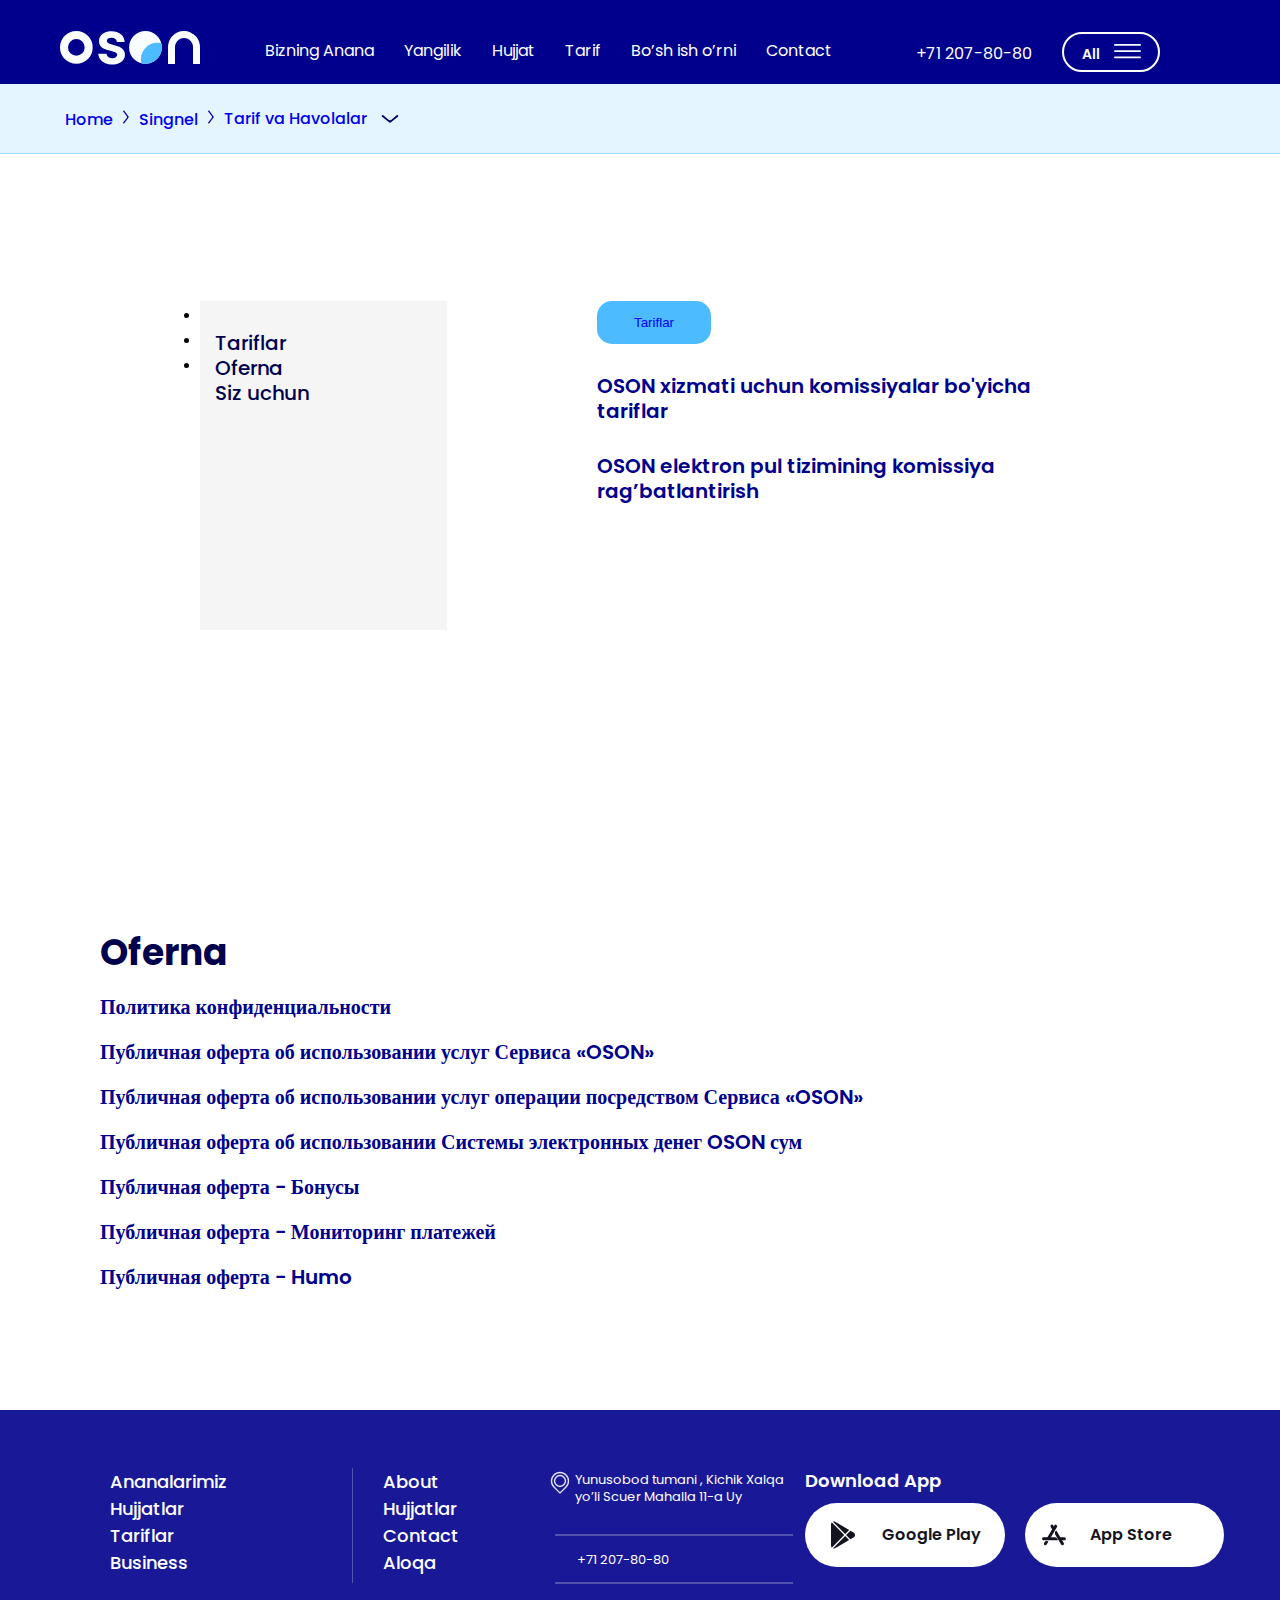
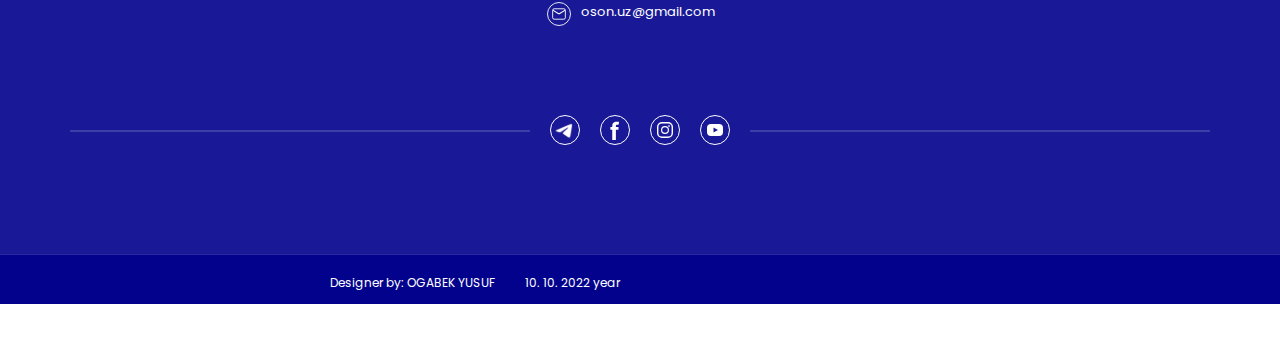
<file: tariflar.html>
<!DOCTYPE html>
<html lang="en">
  <head>
    <meta charset="UTF-8" />
    <meta name="viewport" content="width=device-width, initial-scale=1.0" />
    <title>oson.uz</title>
    <link rel="stylesheet" href="style.css" />
    <link rel="preconnect" href="https://fonts.googleapis.com" />
    <link rel="preconnect" href="https://fonts.gstatic.com" crossorigin />
    <link rel="stylesheet" href="./index.html" />
    <link
      href="https://fonts.googleapis.com/css2?family=Manrope:wght@200..800&family=Poppins:ital,wght@0,100;0,200;0,300;0,400;0,500;0,600;0,700;0,800;0,900;1,100;1,200;1,300;1,400;1,500;1,600;1,700;1,800;1,900&display=swap"
      rel="stylesheet"
    />
  </head>
  <body>
    <!--------- header --------->
    <header class="header-style3">
      <nav class="navbar container">
        <div class="nav-left">
          <img src="./images/icons/oson-logo.svg" alt="Oson logo" />
          <ul>
            <li><a href="./index.html">Bizning Anana</a></li>
            <li><a href="./about.html">Yangilik</a></li>
            <li><a href="#">Hujjat</a></li>
            <li><a href="./tariflar.html">Tarif</a></li>
            <li><a href="#">Bo’sh ish o’rni</a></li>
            <li><a href="./contact.html">Contact</a></li>
          </ul>
        </div>
        <div class="nav-right">
          <p><a href="#">+71 207-80-80</a></p>
          <button class="nav-btn-o1">
            <p>All</p>
            <img src="./images/icons/3-chiziq.svg" alt="icon" />
          </button>
        </div>
      </nav>
      <div class="yangilik">
        <div class="home-yangilik container">
          <p>
            <a href="./index.html">Home</a
            ><img src="./images/icons/arrow-right.svg" alt="arrow-right" />
          </p>
          <p>
            <a href="./index.html">Singnel</a
            ><img src="./images/icons/arrow-right.svg" alt="arrow-right" />
          </p>
          <p>
            <a href="#">Tarif va Havolalar </a
            ><img src="./images/icons/arrow-down.svg" alt="arrow-down" />
          </p>
        </div>
      </div>
    </header>
    <main class="tariflar">
      <div class="tarif-havolalar">
        <div class="tarif-left">
          <ul>
            <li><a href="#">Tariflar </a></li>
            <li><a href="#">Oferna</a></li>
            <li><a href="#">Siz uchun</a></li>
          </ul>
        </div>
        <div class="tarif-right">
          <button><a href="./tariflar.html">Tariflar</a></button>
          <h4>OSON  xizmati uchun komissiyalar bo'yicha tariflar</h4>
          <h4>OSON  elektron pul tizimining komissiya rag’batlantirish</h4>
        </div>
      </div>
      <div class="tarif-havolalar-end">
        <h3>Oferna</h3>
        <h4>Политика​ ​конфиденциальности</h4>
        <h4>Публичная оферта об использовании услуг Сервиса «OSON»</h4>
        <h4>Публичная оферта об использовании услуг операции посредством Сервиса «OSON»</h4>
        <h4>Публичная оферта об использовании Системы электронных денег OSON сум</h4>
        <h4>Публичная оферта - Бонусы</h4>
        <h4>Публичная оферта - Мониторинг платежей</h4>
        <h4>Публичная оферта - Humo</h4>
      </div>
    </main>

    <footer>
      <div class="footer-main-card container">
        <div class="footer-left">
          <div class="footer-left-a">
            <ul class="footer-left-1">
              <li><a href="./index.html"></a>Ananalarimiz</li>
              <li><a href="#"></a>Hujjatlar</li>
              <li><a href="./tariflar.html"></a>Tariflar</li>
              <li><a href="#"></a>Business</li>
            </ul>
            
            <ul class="footer-left-2">
              <li><a href="#"></a>About</li>
              <li><a href="#"></a>Hujjatlar</li>
              <li><a href="./contact.html"></a>Contact</li>
              <li><a href="#"></a>Aloqa</li>
            </ul>
          </div>
          <div class="footer-left-02">
            <img src="./images/icons/location.svg" alt="location"><a href="#"><p>Yunusobod tumani , Kichik Xalqa yo’li Scuer Mahalla   11-a Uy</p></a></img>
            <hr>
            <h5><a href="#">+71  207-80-80</a></h5>
            <hr>
            <img src="./images/icons/message.svg" alt="message"><a href="#">oson.uz@gmail.com</a></img>
          </div>
        </div>
        <div class="footer-right">
          <h5>Download App</h5>
          <div class="btn-footer">
            <button class="footer-btn-01">
              <img src="./images/icons/google 1.svg" alt="google-play" />
              <p>Google Play</p>
            </button>
            <button class="footer-btn-01">
              <img src="./images/icons/app.svg" alt="app-store" />
              <p>App Store</p>
            </button>
          </div>
        </div>
      </div>
      <div class="footer-social container">
        <hr>
        <img src="./images/icons/telegram.svg" alt="telegram"><a href="#"></a></img>
        <img src="./images/icons/facebook.svg" alt="facebook"><a href="#"></a></img>
        <img src="./images/icons/instagram.svg" alt="instagram"><a href="#"></a></img>
        <img src="./images/icons/youtube.svg" alt="youtube"><a href="#"></a></img>
        <hr>
      </div>
    </footer>
    <div class="end">
      <h4>Designer by: OGABEK YUSUF</h4>
      <h4>10. 10. 2022 year</h4>
    </div>
  </body>
</html>
</file>
<file: style.css>
*,
*::after,
*::before {
  margin: 0;
  padding: 0;
  box-sizing: border-box;
}

body {
  overflow-x: hidden;
}

a {
  text-decoration: none;
}
.container {
  max-width: 1200px;
  margin: 0 auto;
  padding: 0 20px;
}

/*----------header--------*/

.header-style1 {
  width: 100%;
  height: 1100px;
  background: #00008c;
}

.navbar {
 
  height: 84px;
  display: flex;
  justify-content: space-between;
  align-items: center;
}

.nav-left {
  display: flex;
  align-items: center;
}

.nav-left ul {
  display: flex;
  justify-content: space-between;
  height: 24px;
  list-style: none;
  align-items: center;
  padding-left: 0px;
  margin-left: 50px;
  padding-top: 17px;
}

.nav-left ul li a,
.nav-right p a {
  font-family: Poppins;
  font-size: 16px;
  font-weight: 400;
  line-height: 24px;
  text-align: left;
  color: #ffffff;
}

.nav-right {
  display: flex;
  justify-content: space-between;
}

.nav-right .nav-btn-o1 {
  display: flex;
  width: 98px;
  height: 40px;
  padding: 10px 18px 10px 18px;
  gap: 14px;
  border-radius: 38px;
  opacity: 0px;
  border: 2px solid #ffffff;
  background: none;
  position: relative;
  top: 10px;
  right: 60px;
}
.nav-right p a {
  position: relative;
  top: 20px;
  right: 90px;
}

.nav-btn-o1,
.nav-btn-o2 p {
  font-family: Poppins;
  font-size: 14px;
  font-weight: 600;
  line-height: 21px;
  text-align: left;
  color: #fafdff;
}

.nav-btn-o2 {
  display: flex;
  width: 72px;
  height: 42px;
  position: relative;
  bottom: 55px;
  left: 1350px;
  padding: 8px 9px 8px 8px;
  gap: 10px;
  border-radius: 23px;
  opacity: 0px;
  background: #fafaff52;
  border: none;
}

.hero {
 
 padding-left: 20px;
  background: #00008c;
  display: flex;
  justify-content: space-between;
}

.hero-left {
  width: 739px;
  height: 379px;
  position: relative;
  top: 50px;
}

.hero-left h1 {
  font-family: Poppins;
  font-size: 72px;
  font-weight: 700;
  line-height: 79.2px;
  text-align: left;
  color: #fafdff;
  margin: 30px 0;
}

.btn-hero {
  width: 394px;
  height: 72px;
  gap: 20px;
  opacity: 0px;

  display: flex;
  justify-content: space-between;
}

.hero-btn-01 {
  width: 196px;
  height: 72px;
  padding: 18px 20px 18px 20px;
  border-radius: 54px;
  background: #ffffff;
  align-items: center;
  font-family: Poppins;
  font-size: 16px;
  font-weight: 600;
  line-height: 24px;
  display: flex;
}

.hero-btn-02 {
  width: 188px;
  height: 72px;
  padding: 18px 20px 18px 23px;
  border-radius: 54px;
  background: #ffffff;
  align-items: center;
  font-family: Poppins;
  font-size: 16px;
  font-weight: 600;
  line-height: 24px;
  display: flex;
}

.hero-right {
  max-width: 836px;
  max-height: 836px;
}

.hero-right .screen-01 {
  position: relative;
  bottom: 435px;
  left: 94px;
}

.hero-right .phone-02 {
  position: relative;
  bottom: 950px;
  left: 190px;
}

.hero-right .screen-02 {
  position: relative;
  bottom: 1550px;
  left: 333px;
}

.hero-right .screen-details {
  position: relative;
  bottom: 1750px;
  left: 40px;
}

.hero-cards {
  display: flex;
  position: relative;
  bottom: 123px;
}

.hero-card1,
.hero-card2,
.hero-card3 {
  width: 467px;
  height: 240px;
  border-radius: 15px 0px 0px 0px;
  border: 1px 0px 0px 0px;
  opacity: 0px;
  border: 1px solid #ffffff33;
  padding: 20px;
  background: #00008c03;
  backdrop-filter: blur(200px);
}
.hero-card1:hover {
  border: 1px solid #ffffffb0;
}
.hero-card2:hover {
  border: 1px solid #ffffffb0;
}

.hero-card3:hover {
  border: 1px solid #ffffffb0;
}

.hero-card2 {
  border-radius: 0px 0px 0px 0px;
}

.hero-card3 {
  border-radius: 0px 15px 0px 0px;
}

.hero-card1,
.hero-card2,
.hero-card3,
h4 {
  font-family: Gilroy-SemiBold;
  font-size: 34px;
  line-height: 39.84px;
  text-align: left;
  color: #ffffff;
  margin: 20px 0;
}

.hero-card1,
.hero-card2,
.hero-card3 p {
  font-family: Gilroy-Medium;
  font-size: 16px;
  line-height: 22px;
  text-align: left;
  color: #ffffff;
}

.main-style1 {
  width: 100%;
  margin: 0 auto;
}

.main-wallet {
  padding-left: 20px;
  display: flex;
  justify-content: space-between;

}

.wallet-text {
  padding: 150px 0;
}

.wallet-text h3 {
  width: 569px;
  height: 120px;
  font-family: Poppins;
  font-size: 50px;
  font-weight: 700;
  line-height: 60px;
  text-align: left;
  color: #00008c;
}

.wallet-text p {
  width: 485px;
  height: 54px;
  opacity: 0.6px;
  font-family: Poppins;
  font-size: 16px;
  font-weight: 400;
  line-height: 26.72px;
  text-align: left;
  color: #636376;
  padding: 20px 0;
}

.wallet-text button {
  width: 270px;
  height: 94px;
  border-radius: 100px;
  background: #00008c;
  font-family: Gilroy-ExtraBold;
  font-size: 18px;
  line-height: 25.11px;
  color: #ffffff;
  position: relative;
  top: 50px;
}

.wallet-img {
  padding: 30px 0;
}

.easy {
width: 100%;
  height: 922px;
  background: #00008c;
}

.easy-bottom {
  padding-left: 30px;
}

.easy-left h3 {
  font-family: Poppins;
  font-size: 50px;
  font-weight: 700;
  line-height: 60px;
  text-align: left;
  color: #ffffff;
  width: 569px;
  height: 180px;
  top: 2110px;
  left: 258px;
  padding-top: 150px;
}
.easy-top {
 width: 100%;
}

.easy-top .item-1 {
  width: 500px;
  height: 90px;
  position: relative;
  top: 395px;
  left: 220px;
  padding: 40px 42px 40px 42px;
  gap: 10px;
  border-radius: 100px;
  background: #23fbc7;
  font-family: Gilroy-SemiBold;
  transform: rotate(6.71deg);
}
.easy-top .item-2 > a {
  font-size: 24px;
  line-height: 28.13px;
  color: #ffffff;
}

.easy-top .item-2 {
  width: 400px;
  height: 90px;
  position: relative;
  top: 440px;
  left: 80px;
  padding: 35px;
  gap: 10px;
  border-radius: 100px;
  background: rgba(0, 158, 255, 1);
  font-family: Gilroy-SemiBold;
  font-size: 24px;
  line-height: 28.13px;
  text-align: left;
  color: rgba(255, 255, 255, 1);
  transform: rotate(50deg);
  list-style: none;
}

.easy-top .item-3 {
  width: 450px;
  height: 90px;
  position: relative;
  top: 300px;
  left: -116px;
  padding: 35px;
  border-radius: 100px;
  background: rgba(255, 255, 255, 1);
  font-family: Gilroy-SemiBold;
  font-size: 24px;
  line-height: 28.13px;
  text-align: left;
  color: rgba(0, 158, 255, 1);
  transform: rotate(70deg);
  list-style: none;
}

.easy-top .item-4 {
  width: 764px;
  height: 90px;
  position: relative;
  top: 200px;
  left: 380px;
  padding: 30px;
  gap: 10px;
  border-radius: 100px;
  background: rgba(36, 36, 255, 1);
  transform: rotate(-32deg);
}

.item-4 > a {
  font-family: Gilroy-SemiBold;
  font-size: 24px;
  line-height: 28.13px;
  text-align: left;
  list-style: none;
  color: #ffffff;
}

.easy-top .item-5 {
  width: 504px;
  height: 90px;
  position: relative;
  top: 290px;
  left: 605px;
  padding: 35px;
  gap: 10px;
  border-radius: 100px;
  background: rgba(35, 251, 199, 1);
  font-family: Gilroy-SemiBold;
  font-size: 24px;
  line-height: 28.13px;
  text-align: left;
  color: rgba(0, 0, 140, 1);
  list-style: none;
}

.easy-top .item-6 {
  width: 373px;
  height: 90px;
  position: relative;
  top: 19px;
  left: 787px;
  padding: 35px;
  gap: 10px;
  border-radius: 100px;
  background: rgba(0, 158, 255, 1);
  transform: rotate(-40deg);
  list-style: none;
}

.item-6 > a {
  font-family: Gilroy-SemiBold;
  font-size: 24px;
  line-height: 28.13px;
  text-align: left;
  color: #ffffff;
}

.easy-top .item-7 {
  width: 522px;
  height: 90px;
  position: relative;
  bottom: 200px;
  left: 1035px;
  padding: 30px 10px;
  gap: 10px;
  border-radius: 62px;
  background: #2424ff;
  transform: rotate(75deg);
  list-style: none;
}

.item-7 > a {
  font-family: Poppins;
  font-size: 24px;
  font-weight: 600;
  line-height: 28px;
  text-align: left;
  color: #ffffff;
}

.easy-top .item-8 {
  width: 544px;
  height: 90px;
  position: relative;
  bottom: 195px;
  left: 936px;
  padding: 35px;
  gap: 10px;
  border-radius: 100px;
  background: rgba(255, 255, 255, 1);
  font-family: Gilroy-SemiBold;
  font-size: 24px;
  font-weight: 600px;
  line-height: 28.13px;
  text-align: left;
  color: rgba(0, 158, 255, 1);
  transform: rotate(68deg);
  list-style: none;
}

.wallet-01 {
  
  height: 422.5px;
  position: relative;
  top: 159px;
 
  padding: 58px 89px 58px 89px;
  gap: 120px;
  border-radius: 30px;
  background: rgba(35, 35, 251, 1);
  font-family: Poppins;
  font-size: 32px;
  font-weight: 600;
  line-height: 48px;
  text-align: left;
  color: rgba(255, 255, 255, 1);
  z-index: 1;
}

.wallet-02 {
  width: 1162px;
  height: 164px;
  bottom: 150px;

  padding: 58px 89px 58px 89px;
  gap: 120px;
  border-radius: 30px;
  background: rgba(0, 158, 255, 1);
  font-family: Poppins;
  font-size: 32px;
  font-weight: 600;
  line-height: 48px;
  text-align: left;
  color: rgba(255, 255, 255, 1);
  position: relative;
  z-index: 2;
}

.wallet-03 {
  width: 1281px;
  height: 422px;
  position: relative;
  bottom: 190px;
  padding: 58px 89px 58px 89px;
  gap: 120px;
  border-radius: 30px;
  opacity: 0px;
  background: rgba(3, 3, 203, 1);
  font-family: Poppins;
  font-size: 32px;
  font-weight: 600;
  line-height: 48px;
  text-align: left;
  color: rgba(255, 255, 255, 1);
  z-index: 3;
}

.wallet-03 p {
  font-family: Gilroy-Medium;
  font-size: 17px;
  line-height: 22px;
  text-align: left;
  color: rgba(255, 255, 255, 1);
  width: 532px;
  height: 66px;
  opacity: 0.7px;
}

.wallet-03 img {
  position: relative;
  top: 150px;
}

.wallet-04 {
  font-family: Poppins;
  font-size: 32px;
  font-weight: 700;
  line-height: 40px;
  text-align: left;
  color: rgba(25, 25, 151, 1);
  position: relative;
  left: 300px;
  bottom: 50px;
}

footer {
  width: 100%;
  height: 494px;
  margin: 0 auto;
  background: rgba(0, 0, 140, 0.9);
}

.footer-main-card {
  display: flex;
  justify-content: space-between;
}

.footer-left {
  display: flex;
  justify-content: space-between;
  width: 745px;
  position: relative;
  height: 155px;
  top: 58px;
  left: 10px;
  gap: 199px;
}

.footer-left-a {
  display: flex;
  justify-content: space-between;
  width: 278px;
  height: 138px;
}

.footer-left-1 {
  font-family: Poppins;
  font-size: 18px;
  font-weight: 500;
  line-height: 27px;
  text-align: left;
  color: rgba(255, 255, 255, 1);
  list-style: none;
  width: 64px;
  height: 27px;
  position: relative;
  left: 10px;
}

.footer-left-2 {
  font-family: Poppins;
  font-size: 18px;
  font-weight: 500;
  line-height: 27px;
  text-align: left;
  color: rgba(255, 255, 255, 1);
  list-style: none;
  width: 64px;
  height: 27px;
  position: relative;
  left: 5px;
  border-left: 1px solid rgba(255, 255, 255, 0.25);
  width: 1px;
  height: 115px;
  gap: 0px;
  border-radius: 3px;
  opacity: 0px;
}

li a {
  padding: 15px;
}

.footer-left-02 {
  width: 268px;
  height: 155px;
  gap: 16px;
  opacity: 0px;
}

.footer-left-02 a {
  font-family: Poppins;
  font-size: 13px;
  font-weight: 400;
  line-height: 16.9px;
  text-align: left;
  color: rgba(255, 255, 255, 1);
  position: relative;
  bottom: 10px;
  left: 10px;
}

.footer-left-02 p {
  width: 230px;
  height: 37px;
  font-family: Poppins;
  font-size: 13px;
  font-weight: 400;
  line-height: 16.9px;
  text-align: left;
  color: rgba(255, 255, 255, 1);
  position: relative;
  bottom: 17px;
  left: 18px;
}

.footer-left-02 h5 {
  width: 152px;
  height: 30px;
  position: relative;
  left: 20px;
  top: 3px;
  font-family: Poppins;
  font-size: 16px;
  font-weight: 500;
  line-height: 24px;
  text-align: left;
  color: rgba(255, 255, 255, 1);
}

.footer-left-02 hr {
  width: 238px;
  height: 1px;
  position: relative;
  bottom: 10px;
  color: rgba(255, 255, 255, 0.25);
  border: 1px solid rgba(255, 255, 255, 0.25);
  margin: 8px;
}

.footer-right {
  width: 439px;
  height: 117px;
  gap: 30px;
  opacity: 0px;
  position: relative;
  top: 60px;
}

.footer-right h5 {
  font-family: Poppins;
  font-size: 18px;
  font-weight: 600;
  line-height: 22.5px;
  text-align: left;
  color: #ffffff;
}

.btn-footer {
  display: flex;
}

.footer-btn-01 {
  width: 209px;
  height: 64px;
  padding: 14px 17px 14px 17px;
  gap: 24px;
  border-radius: 44px;
  background: #ffffff;
  font-family: Poppins;
  font-size: 16px;
  font-weight: 600;
  line-height: 24px;
  text-align: left;
  color: #14141f;
  border: none;
  display: flex;
  position: relative;
  top: 10px;
  margin-right: 20px;
}

.footer-btn-01 {
  align-items: center;
}

.footer-social {
  display: flex;
  position: relative;
  top: 150px;
}

.footer-social img {
  margin: 0 10px;
}

.footer-social hr {
  width: 580px;
  height: 1px;
  border: 1.6px solid #3e3ea8;
  position: relative;
  top: 15px;
  margin: 0 10px;
}

.end {
  width: 100%;
  margin: 0 auto;

  max-height: 50px;
  border-top: 1px solid #ffffff29;
  background: #00008ce5;
  position: relative;
  bottom: 50px;
  display: flex;
}

.end h4 {
  font-family: Poppins;
  font-size: 12px;
  font-weight: 400;
  line-height: 15.6px;
  text-align: left;
  color: #ffffff;
  position: relative;
  left: 300px;
  padding-left: 30px;
}

/*--------About----------*/
.header-style2 {
  width: 100%;

  background: #00008c;
}

.yangilik {
  width: 100%;
  height: 70px;
  top: 101px;
  border-bottom: 1px solid #99d8ff;
  background: #e5f5ff;
}

.home-yangilik {
  display: flex;
  font-family: Poppins;
  font-size: 16px;
  font-weight: 500;
  line-height: 20px;
  text-align: left;
  color: #0000b2;
  padding: 25px;
}

.home-yangilik img {
  padding: 1px 10px;
}

.hero-style2 {
  width: 100%;
  height: 651px;
  top: 170px;
  background: #0000b2;
}

.hero-desktop {
  display: flex;
  justify-content: space-between;
  padding-top: 120px;
}

.hero-text h1 {
  width: 681px;
  height: 160px;
  font-family: Poppins;
  font-size: 64px;
  font-weight: 700;
  line-height: 80px;
  text-align: left;
  color: #ffffff;
}

.hero-text p {
  width: 319px;
  height: 46px;
  font-family: Poppins;
  font-size: 18px;
  font-weight: 500;
  line-height: 22.5px;
  text-align: left;
  color: #f1f8fbcc;
  padding-top: 20px;
}

.main-style2 {
  width: 100%;
  height: 1600px;
  padding: 150px 20px;

}

.status-01 h5 {
  font-family: Poppins;
  font-size: 24px;
  font-weight: 500;
  line-height: 30px;
  text-align: left;
  color: #000033;
}

.status-02 {
  width: 950px;
  height: 20px;
  display: flex;
  justify-content: space-between;
  gap: 82px;
}

.slider-container {
  display: flex;
  align-items: center;
  gap: 10px;
  font-family: Arial, sans-serif;
  color: #007bff;
  padding-top: 60px;
}
.slider {
  width: 250px;
  height: 2px;
  border: 1px solid #1694ca;
}

.status-03 {
  width: 889px;
  height: 123px;
  padding-top: 80px;
  gap: 169px;
  display: flex;
}

.status-03 h3 {
  font-family: Poppins;
  font-size: 32px;
  font-weight: 700;
  line-height: 40px;
  text-align: left;
  color: #000033;
}

.status-03 p {
  font-family: Poppins;
  font-size: 16px;
  font-weight: 500;
  line-height: 20px;
  text-align: left;
  color: #000066;
  padding-top: 10px;
}

.status-04 {
  width: 1398px;
  padding-top: 150px;
  display: flex;
  justify-content: space-between;
}

.status-cards {
  width: 447px;
  height: 523px;
  border-radius: 10px;
  background: #f5f5f5;
}

.status-cards h5 {
  font-family: Poppins;
  font-size: 16px;
  font-weight: 600;
  line-height: 20px;
  text-align: left;
  color: #0a435c;
  padding: 20px 35px;
}

.status-cards img {
  width: 134px;
  height: 134px;
  position: relative;
  top: 20px;
  left: 150px;
  margin-bottom: 40px;
}

.status-card {
  width: 391px;
  height: 60px;
  display: flex;
  justify-content: space-between;
  margin-left: 35px;
}

.status-cards p {
  font-family: Poppins;
  font-size: 13px;
  font-weight: 500;
  line-height: 16.25px;
  text-align: left;
  color: #0000ff;
}

.status-cards h4 {
  font-family: Poppins;
  font-size: 24px;
  font-weight: 700;
  line-height: 30px;
  text-align: left;
  padding: 15px 0 0 0;
  color: #000066;
}

.status-05 {
  padding-top: 90px;
}

.status-end {
  width: 880px;
  display: flex;
}

.status-end h3 {
  width: 58px;
  height: 56px;
  padding: 10px 24px 10px 24px;
  gap: 10px;
  border-radius: 16px;
  background: #0000cc;
  font-family: Poppins;
  font-size: 24px;
  font-weight: 700;
  line-height: 36px;
  text-align: left;
  color: #ffffff;
  margin: 10px;
}
.status-end h4 {
  font-family: Poppins;
  font-size: 24px;
  font-weight: 500;
  line-height: 36px;
  text-align: left;
  color: #00004d;
  margin: 15px;
}

/*--------Services----------*/

.header-style3 {
  width: 100%;
  height: 101px;
  background: #00008c;
}

.oson-news-main {
  width: 1400px;
  height: 474px;
  position: relative;
  top: 74px;
  border-radius: 10px;  
  opacity: 0px;
  background: #ffffff99;
  backdrop-filter: blur(140px);
  border: 1px solid #cbcbeb57;
  display: flex;
  justify-content: space-between;
}

.oson-news-main img {
  width: 540px;
  height: 362px;
  border-radius: 10px;
  margin: 50px;
}

.oson-news-main h2 {
  width: 439px;
  height: 60px;
  font-family: Poppins;
  font-size: 24px;
  font-weight: 700;
  line-height: 30px;
  text-align: left;
  color: #00008c;
  margin: 50px 0 10px 0;
}

.oson-news-main p {
  width: 489px;
  height: 60px;
  font-family: Poppins;
  font-size: 14px;
  font-weight: 500;
  line-height: 20px;
  text-align: left;
  color: #86889f;
}

.oson-news-main button {
  width: 119px;
  height: 40px;
  top: 608px;
  left: 975px;
  padding: 6px 30px 6px 30px;
  gap: 20px;
  border-radius: 45px;
  background: #007ecc;
  border: none;
  font-family: Poppins;
  font-size: 16px;
  font-weight: 400;
  line-height: 20px;
  text-align: left;
  color: #ffffff;
  margin-top: 140px;
}

.oson-news-text2 p {
  width: 80px;
  height: 15px;
 
  
}
/*---------Main----------*/
.main-style3 {
  width: 100%;
  padding-top: 700px;
}

.all-news {
 

}

.all-news-text {
  font-family: Poppins;
  font-size: 24px;
  font-weight: 700;
  line-height: 30px;
  text-align: left;
  color: #000000;
  margin: 20px;
}

.all-news-cards {
 
  max-height: 1260px;

  display: flex;
  flex-wrap: wrap;
}

.all-news-card {
  width: 30%;
  height: 620px;
  top: 905px;
  left: 260px;
  border-radius: 10px;
  background: #ffffff99;
  border: 2px solid #cbcbeb73;
  backdrop-filter: blur(300px);
  margin: 20px;
}

.all-news-card img {
  width: 415px;
  height: 250px;
  border-radius: 10px 10px 2px 2px;
  position: relative;
  right: 10px;
}

.all-news-card .p-top {
  font-family: Poppins;
  font-size: 12px;
  font-weight: 500;
  line-height: 15px;
  text-align: left;
  color: #00008c8f;
  padding-left: 300px;
  padding-top: 10px;
}

.all-news-card h4 {
  font-family: Poppins;
  font-size: 20px;
  font-weight: 700;
  line-height: 25px;
  text-align: left;
  color: #00008c;
  padding-left: 20px;
}

.all-news-card .p-bottom {
  font-family: Poppins;
  font-size: 14px;
  font-weight: 500;
  line-height: 20px;
  text-align: left;
  color: #86889f;
  padding-left: 20px;
}

.all-news-card button {
  width: 107px;
  height: 40px;
  padding: 10px 24px 10px 24px;
  gap: 10px;
  border-radius: 56px;
  gap: 12px;
  background: #007ecc;
  font-family: Poppins;
  font-size: 16px;
  font-weight: 400;
  line-height: 20px;
  text-align: left;
  color: #ffffff;
  border: none;
  position: relative;
  left: 20px;
  top: 60px;
}

.all-news-end {
  padding-top: 150px;
  font-family: Poppins;
  font-size: 20px;
  font-weight: 700;
  line-height: 25px;
  text-align: left;
  color: #000099;
  margin: 20px;
}

/*--------blog----------*/

.blog-main {
  margin-top: 50px;
  gap: 30px;
  display: flex;
  justify-content: space-between;
}

.blog-left {
  width: 290px;
  height: 329px;
  border-radius: 10px;
  background: #f5f5f5;
  margin: 0 10px;
}

.blog-main .blog-left ul li a {
  width: 60px;
  height: 25px;
  font-family: Poppins;
  font-size: 20px;
  font-weight: 500;
  color: #00008c;
  position: relative;
  top: 30px;
}

.blog-right {
  width: 944px;
  height: 822px;
  top: 291px;
  left: 716px;
  gap: 50px;
}

.blog-right-top {
  display: flex;
  justify-content: space-between;
}

.blog-right-top1 h3 {
  width: 458px;
  height: 60px;
  font-family: Poppins;
  font-size: 24px;
  font-weight: 700;
  line-height: 30px;
  text-align: left;
  color: #00004d;
  padding-top: 60px;
}

.blog-right-top1 p {
  font-family: Poppins;
  font-size: 12px;
  font-weight: 500;
  line-height: 15px;
  text-align: left;
  color: #0000ff;
  padding-top: 235px;
}

.blog-right-bottom p {
  font-family: Poppins;
  font-size: 16px;
  font-weight: 500;
  line-height: 22.4px;
  text-align: left;
  color: #5a5c72;
  padding-top: 10px;
}

.blog-right-bottom h3 {
  font-family: Poppins;
  font-size: 20px;
  font-weight: 600;
  line-height: 25px;
  text-align: left;
  color: #00004c;
  padding-top: 10px;
}

/*--------Portfolio-----------*/

.portfolio {
  padding-top: 200px;
  display: flex;
  justify-content: space-between;
}

.portfolio h3 {
  width: 348px;
  height: 80px;
  transform: rotate(20deg);
  font-family: Poppins;
  font-size: 64px;
  font-weight: 700;
  line-height: 80px;
  color: #99d9ff;
}

.portfolio-card {
  width: 1042px;
  height: 430px;
  border-radius: 10px;
  border: 1px solid #f5f8f8;
  background: #ffffff57;
  display: flex;
  justify-content: space-between;
  margin-left: 150px;
  margin-top: 20px;
}

.portfolio-card-text {
  padding: 40px;
}

.portfolio-card-top p {
  font-family: Poppins;
  font-size: 16px;
  font-weight: 500;
  line-height: 20px;
  text-align: left;
  color: #0000cc;
}

.portfolio-card-top h2 {
  font-family: Poppins;
  font-size: 36px;
  font-weight: 700;
  line-height: 45px;
  text-align: left;
  color: #00001a;
  padding-top: 20px;
}

.portfolio-card-bottom {
  width: 234px;
  height: 53px;
  gap: 50px;
  display: flex;
  padding-top: 40px;
}

.portfolio-card-bottom p {
  font-family: Poppins;
  font-size: 16px;
  font-weight: 500;
  line-height: 20px;
  text-align: left;
  color: #73738c;
  padding-bottom: 10px;
}

.portfolio-card-bottom h6 {
  font-family: Poppins;
  font-size: 20px;
  font-weight: 600;
  line-height: 25px;
  text-align: left;
  color: #000066;
}

.portfolio-card-btn {
  width: 350px;
  height: 44px;
  gap: 30px;
  padding-top: 100px;
}

.portfolio-btn1 {
  width: 209px;
  height: 44px;
  padding: 10px 25px 10px 25px;
  gap: 10px;
  border-radius: 42px;
  border: 1px solid #99d9ff;
  font-family: Poppins;
  font-size: 16px;
  font-weight: 500;
  line-height: 20px;
  color: #000066;
}

.portfolio-btn2 {
  width: 121px;
  height: 44px;
  padding: 12px 30px 12px 30px;
  gap: 10px;
  border-radius: 42px;
  background: #00a0ff;
  font-family: Poppins;
  font-size: 16px;
  font-weight: 500;
  line-height: 20px;
  text-align: left;
  color: #ffffff;
  border: none;
}

/*----------contact-----------*/

.contact-text {
  padding-top: 150px;
  padding-left: 180px;
  display: flex;
  justify-content:space-around;
}

.contact-text p {
  font-family: Poppins;
  font-size: 18px;
  font-weight: 500;
  line-height: 27px;
  text-align: left;
  color: #00008C;
margin-top: 35px;
}

.contact-text h5 {
  font-family: Poppins;
font-size: 32px;
font-weight: 600;
line-height: 48px;
text-align: left;
color: #00004D;
margin-top: 10px;

}

.contact-text h6 {
  width: 342px;
height: 46px;
  font-family: Poppins;
font-size: 20px;
font-weight: 500;
line-height: 30px;
text-align: left;
color: #00004C;

}

.contact-text img {
  position: relative;
  top: 10px;
  right: 10px;
}

.contact-img {
  width: 1400px;
height: 200px;
border-radius: 10px;
padding-left: 200px;
padding-top: 200px;
}

.contact-btn  {
  padding: 600px 200px 200px 200px;
}
.contact-title {
  font-family: Poppins;
font-size: 20px;
font-weight: 600;
line-height: 30px;
text-align: left;
color: #00008C;

}

.contact-title-btn {
  display: flex;
}
.contact-title-btn  p{
  font-family: Poppins;
font-size: 13px;
font-weight: 500;
line-height: 19.5px;
text-align: left;
color: #00008C;
padding-top: 40px;

}
.contact-btn-input input{
  width: 391px;
height: 60px;
border-radius: 10px;
background: #FBFBFE;
border: 1px solid #00008C17;

}

.contact-title-btn button{
  width: 200px;
height: 60px;
border-radius: 79px;
background: #191997;
position: relative;
top: 30px;
border: none;

}

.contact-title-btn button a {
  font-family: Poppins;
  font-size: 16px;
  font-weight: 400;
  line-height: 24px;
  text-align: left;
  color: #FFFFFF;
}


.contact-btn-form input {
  width: 566px;
height: 180px;
border-radius: 10px;
background: #FAFAFE;
border: 1px solid #00008C1A;
padding-top: 30px;
}

/*-------tariflar-------*/

.tarif-havolalar {
  padding: 200px;
  display: flex;
}

.tarif-left {
  width: 290px;
height: 329px;
background: #F5F5F5;
}

.tarif-left ul li a {
  font-family: Poppins;
font-size: 20px;
font-weight: 500;
line-height: 25px;
text-align: left;
color: #00004D;
list-style: none;
position: relative;
top: 30px;
}

.tarif-right {
  width: 567px;
height: 48px;
gap: 40px;
margin-left: 150px;
}

.tarif-right button {
  width: 114px;
height: 43px;
padding: 10px 24px 10px 24px;
gap: 10px;
border-radius: 15px;
background: #4DBBFF;
border: none;
}
.tarif-havolalar h4 {
  font-family: Poppins;
font-size: 20px;
font-weight: 600;
line-height: 25px;
text-align: left;
color: #00008C;
margin-top: 30px;
}

.tarif-havolalar-end {
  padding: 100px 100px;
}

.tarif-havolalar-end h3 {
  font-family: Poppins;
font-size: 36px;
font-weight: 700;
line-height: 45px;
text-align: left;
color: #00004D;

}
.tarif-havolalar-end h4 {
  font-family: Poppins;
font-size: 20px;
font-weight: 600;
line-height: 25px;
text-align: left;
color: #00008C;
}
</file>
